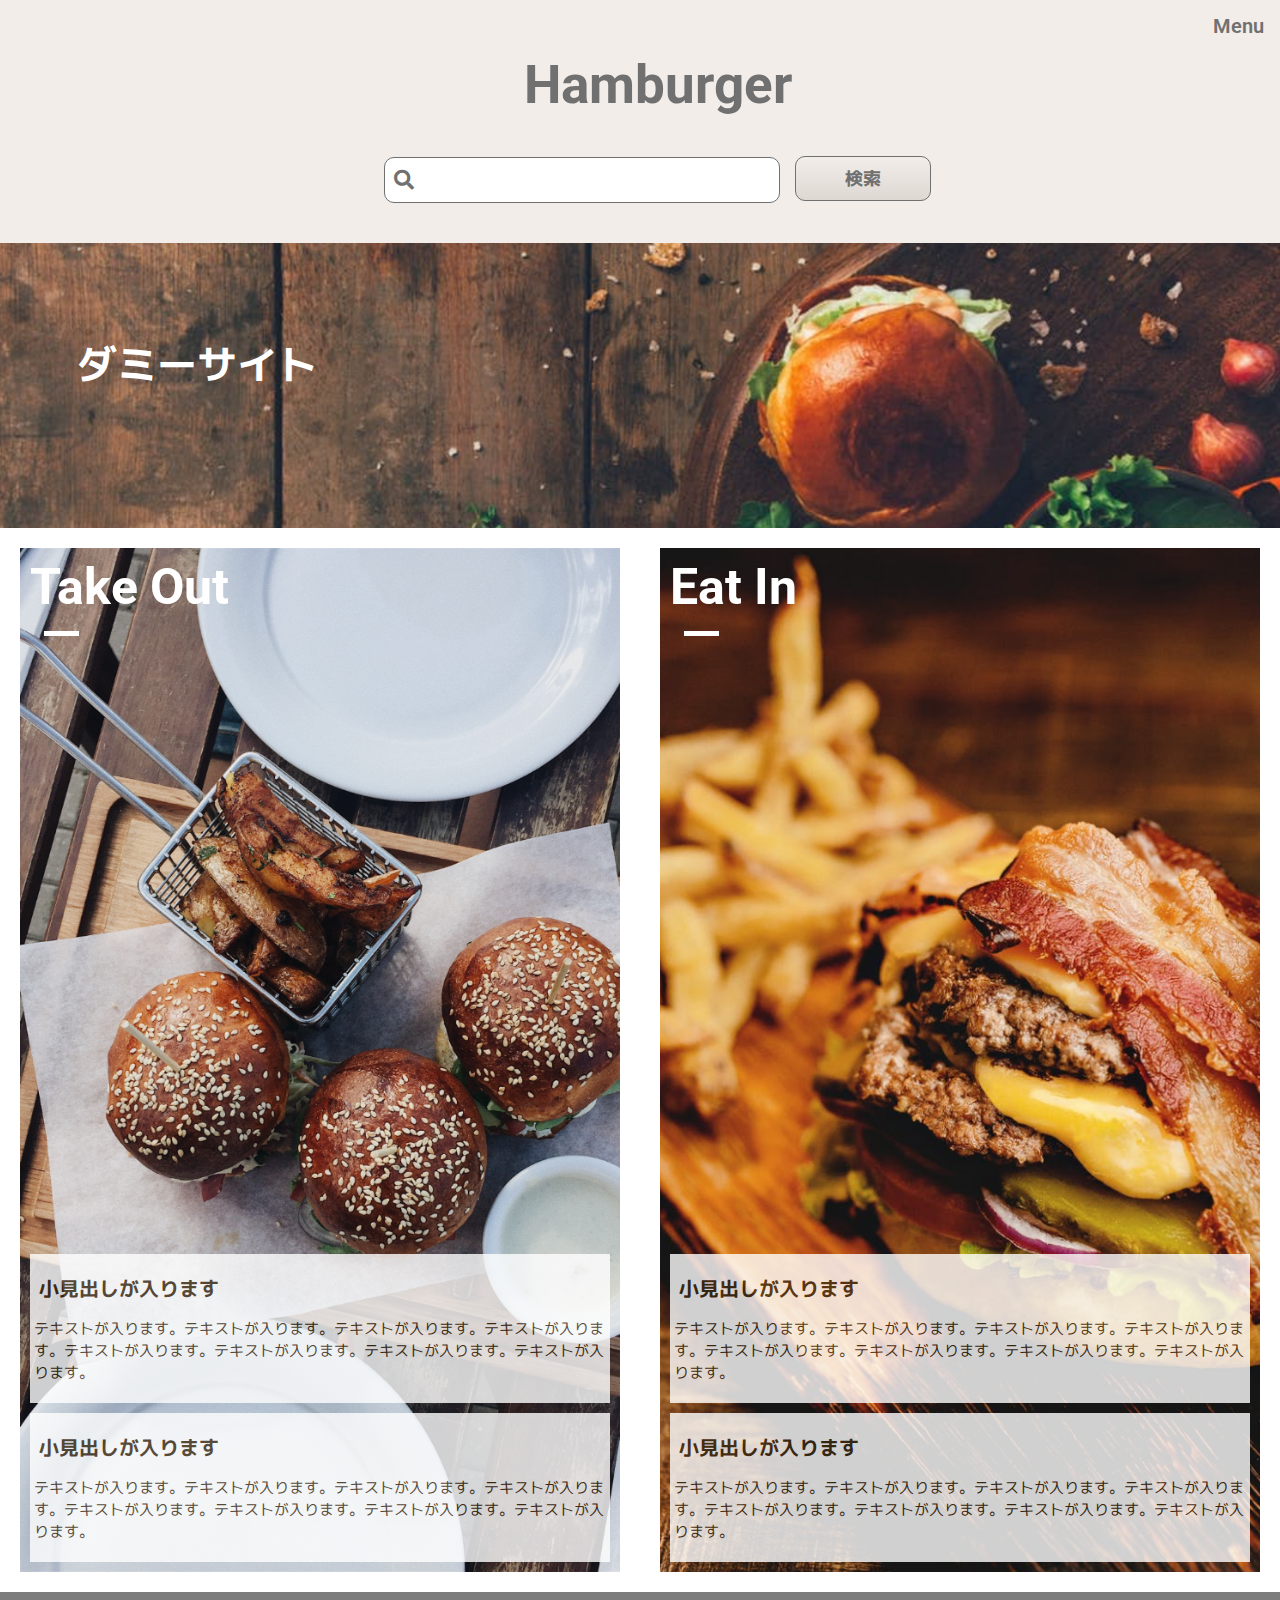
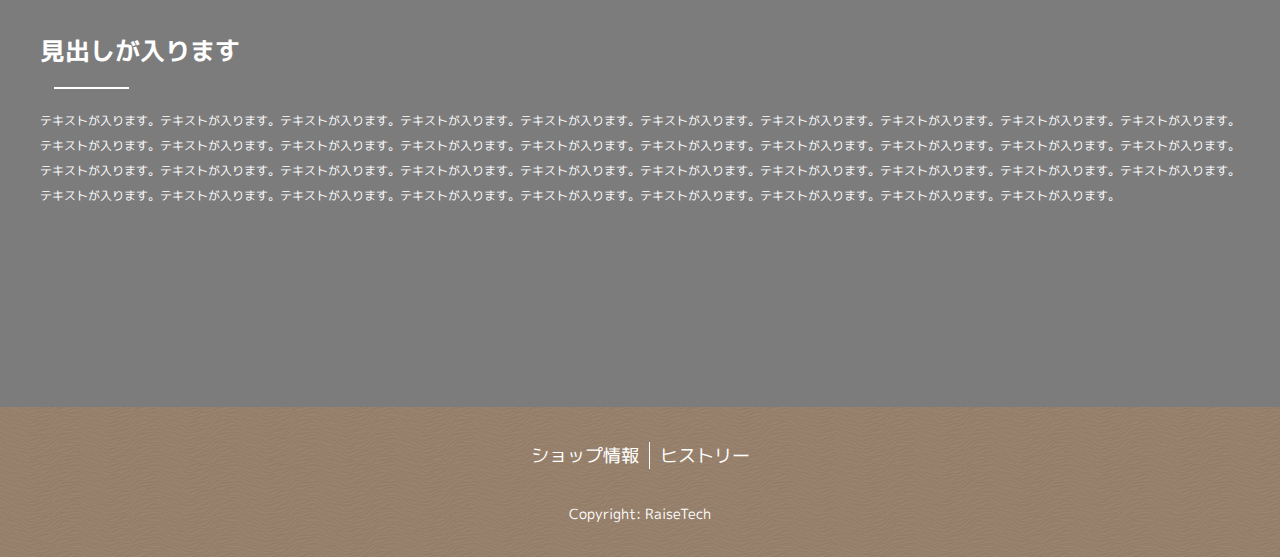
<file: index.html>
<!DOCTYPE html>
<html lang="ja">
<head>
    <meta charset="UTF-8">
    <meta http-equiv="X-UA-Compatible" content="IE=edge">
    <meta name="viewport" content="width=device-width, initial-scale=1.0">
    <link href="./css/ress.css" rel="stylesheet">
    <link href="./css/style.css" rel="stylesheet">
    <link rel="preconnect" href="https://fonts.gstatic.com">
    <link href="https://fonts.googleapis.com/css2?family=Roboto:wght@500&display=swap" rel="stylesheet">
    <link rel="preconnect" href="https://fonts.gstatic.com">
    <link href="https://fonts.googleapis.com/css2?family=M+PLUS+1p:wght@400;700&family=Roboto:wght@500&display=swap" rel="stylesheet">
    <link href="https://use.fontawesome.com/releases/v5.0.0/css/all.css" rel="stylesheet">
    <script src="https://ajax.googleapis.com/ajax/libs/jquery/3.4.1/jquery.min.js"></script>
    <title>Document</title>
</head>
<body>
    <div class="c-colum">
        <div class="l-colum-main">
            <header class="l-header p-header">
                <button class="p-header__nav-btn">Menu</button>
                <div class="l-header-top">
                    <h1 class="p-header-top__title">Hamburger</h1>
                    <form class="p-header-top__search">
                        <input type="search" name="search" for="search" class="font-awesome">
                        <i class="fas fa-search fa-2x"></i>
                        <input type="submit" name="submit" value="検索" id="search">
                    </form>                
                </div>
            </header>
            <main>
                <div class="l-visual c-visual c-visual--front">
                    <h2 class="c-visual__title">ダミーサイト</h2>
                </div>
                <article class="l-front-wrapper">
                    <ul class="l-service p-service">
                        <li class="p-service__inner">
                            <h2 class="c-front__title">Take Out</h2>
                            <div>
                                <dl class="p-service-card">
                                    <dt class="p-service-card__term">小見出しが入ります</dt>
                                    <dd class="p-service-card__desc">
                                        テキストが入ります。テキストが入ります。テキストが入ります。テキストが入ります。テキストが入ります。テキストが入ります。テキストが入ります。テキストが入ります。
                                    </dd>
                                </dl>
                                <dl class="p-service-card">
                                    <dt class="p-service-card__term">小見出しが入ります</dt>
                                    <dd class="p-service-card__desc">テキストが入ります。テキストが入ります。テキストが入ります。テキストが入ります。テキストが入ります。テキストが入ります。テキストが入ります。テキストが入ります。</dd>
                                </dl>
                            </div>
                        </li>
                        <li class="p-service__inner">
                            <h2 class="c-front__title">Eat In</h2>
                            <div>
                                <dl class="p-service-card">
                                    <dt class="p-service-card__term">小見出しが入ります</dt>
                                    <dd class="p-service-card__desc">テキストが入ります。テキストが入ります。テキストが入ります。テキストが入ります。テキストが入ります。テキストが入ります。テキストが入ります。テキストが入ります。</dd>
                                </dl>
                                <dl class="p-service-card">
                                    <dt class="p-service-card__term">小見出しが入ります</dt>
                                    <dd class="p-service-card__desc">テキストが入ります。テキストが入ります。テキストが入ります。テキストが入ります。テキストが入ります。テキストが入ります。テキストが入ります。テキストが入ります。</dd>
                                </dl>
                            </div>
                        </li>
                    </ul>
                    <seciton class="p-about">
                        <div class="p-about__wrapper">
                            <div class="p-about__map">
                                <iframe src="https://www.google.com/maps/embed?pb=!1m18!1m12!1m3!1d3241.787724907506!2d139.74293611465237!3d35.657601280199806!2m3!1f0!2f0!3f0!3m2!1i1024!2i768!4f13.1!3m3!1m2!1s0x601d86f1a0765113%3A0x7bdc203608f579ff!2z5p2x5LqsIOiKnSDjgajjgYbjgbXlsYvjgYbjgYvjgYQ!5e0!3m2!1sja!2sjp!4v1621291174138!5m2!1sja!2sjp" style="border:0;" allowfullscreen="" loading="lazy"></iframe>
                            </div>
                            <h2 class="c-front__title p-about__title">見出しが入ります</h2>
                            <p class="p-about__text">テキストが入ります。テキストが入ります。テキストが入ります。テキストが入ります。テキストが入ります。テキストが入ります。テキストが入ります。テキストが入ります。テキストが入ります。テキストが入ります。テキストが入ります。テキストが入ります。テキストが入ります。テキストが入ります。テキストが入ります。テキストが入ります。テキストが入ります。テキストが入ります。テキストが入ります。テキストが入ります。テキストが入ります。テキストが入ります。テキストが入ります。テキストが入ります。テキストが入ります。テキストが入ります。テキストが入ります。テキストが入ります。テキストが入ります。テキストが入ります。テキストが入ります。テキストが入ります。テキストが入ります。テキストが入ります。テキストが入ります。テキストが入ります。テキストが入ります。テキストが入ります。テキストが入ります。</p>
                        </div>
                        <div class="p-about__layer"></div>
                    </seciton>
                </article>
            </main>
        </div><!--l-colum-main-->
        <nav class="l-colum-nav p-nav">
            <button class="p-nav__btn">×</button>
            <h2 class=p-nav__title>Menu</h2>
            <dl class="c-nav__menu">
                <dt class="c-nav__menu-title">バーガー</dt>
                <dd class="c-nav__menu-item">ハンバーガー</dd>
                <dd class="c-nav__menu-item">チーズバーガー</dd>
                <dd class="c-nav__menu-item">テリヤキバーガー</dd>
                <dd class="c-nav__menu-item">アボカドバーガー</dd>
                <dd class="c-nav__menu-item">フィッシュバーガー</dd>
                <dd class="c-nav__menu-item">ベーコンバーガー</dd>
                <dd class="c-nav__menu-item">チキンバーガー</dd>
            </dl>
            <dl class="c-nav__menu">
                <dt class="c-nav__menu-title">サイド</dt>
                <dd class="c-nav__menu-item">ポテト</dd>
                <dd class="c-nav__menu-item">サラダ</dd>
                <dd class="c-nav__menu-item">ナゲット</dd>
                <dd class="c-nav__menu-item">コーン</dd>
            </dl>
            <dl class="c-nav__menu">
                <dt class="c-nav__menu-title">ドリンク</dt>
                <dd class="c-nav__menu-item">コーラ</dd>
                <dd class="c-nav__menu-item">ファンタ</dd>
                <dd class="c-nav__menu-item">オレンジ</dd>
                <dd class="c-nav__menu-item">アップル</dd>
            </dl>
        </nav>
    </div><!--l-colum-->
    <div class="p-nav__background"></div>
    <footer class="l-footer p-footer">
        <ul class="p-footer__category">
            <li><a href="#">ショップ情報</a></li>
            <li><a href="#">ヒストリー</a></li>
        </ul>
        <p class="p-footer__copy">Copyright: RaiseTech</p>
    </footer>
    <script src="script.js"></script>
</body>
</html>
</file>
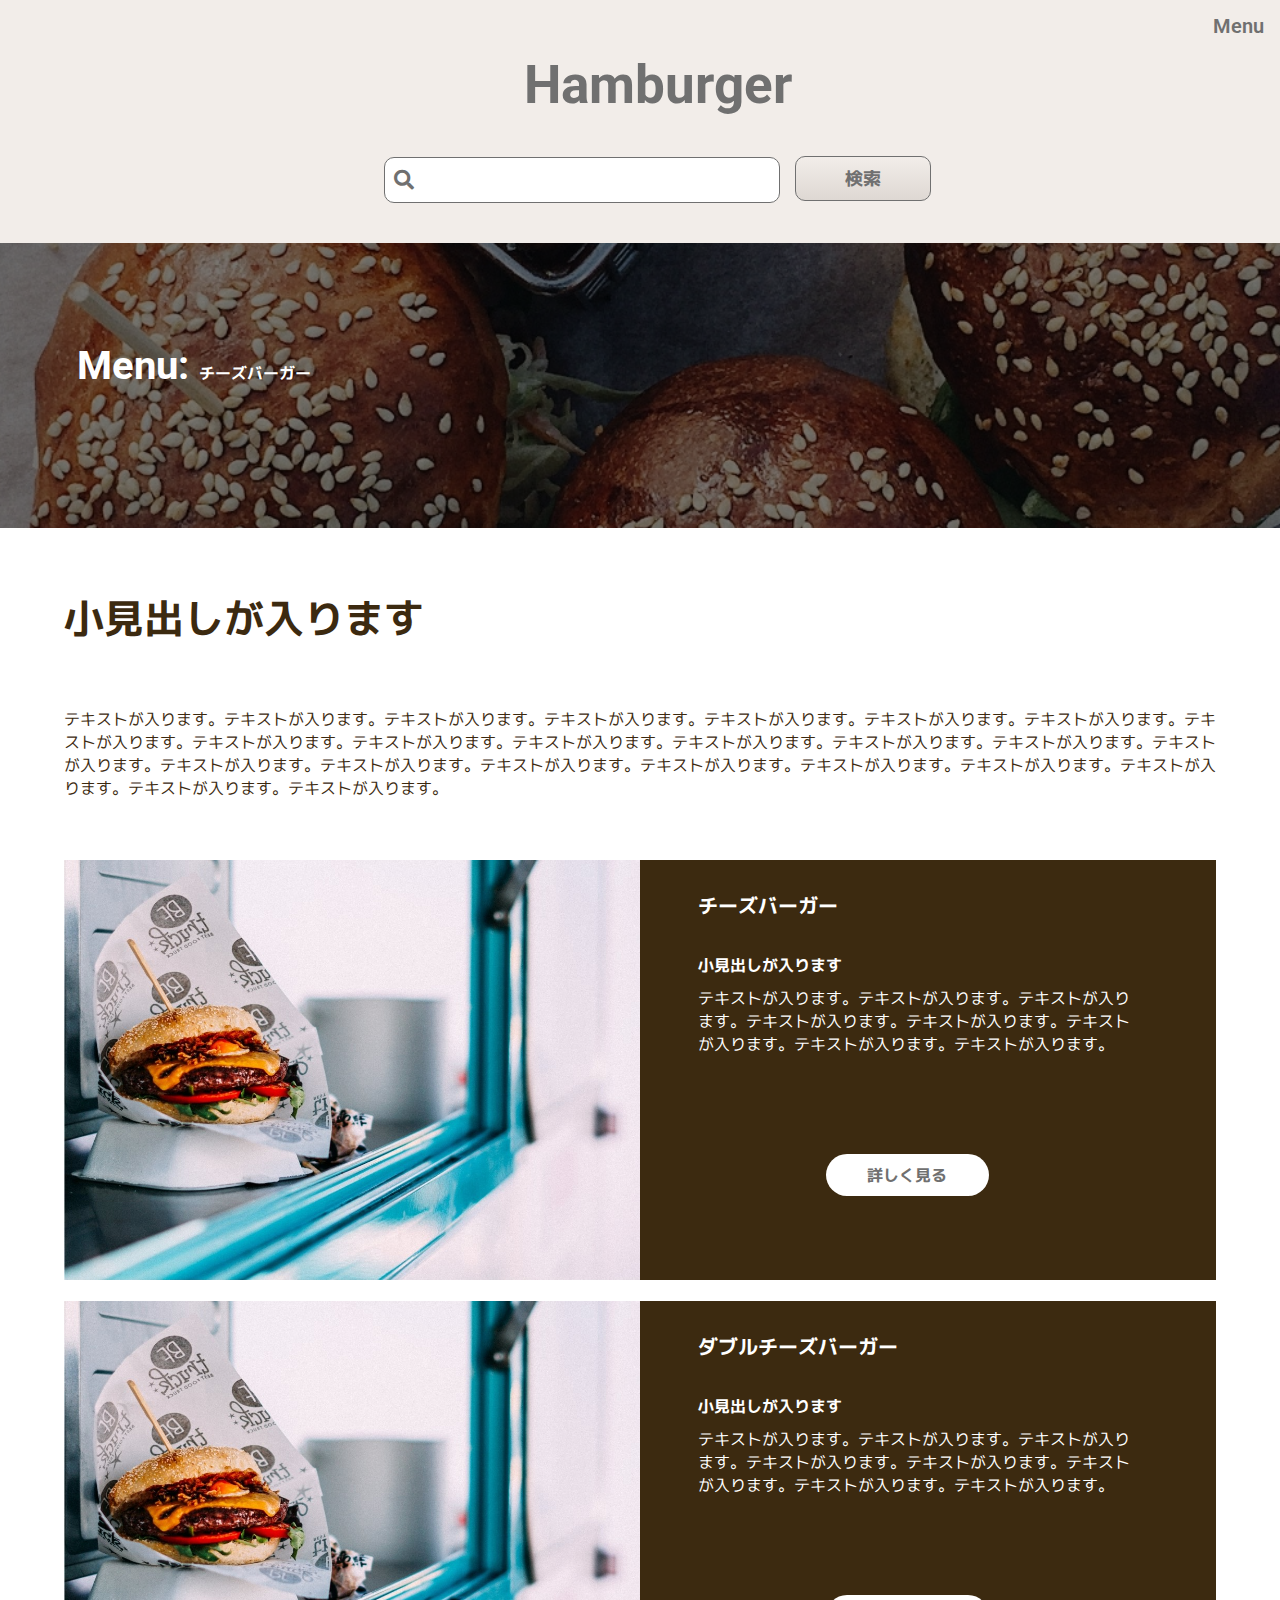
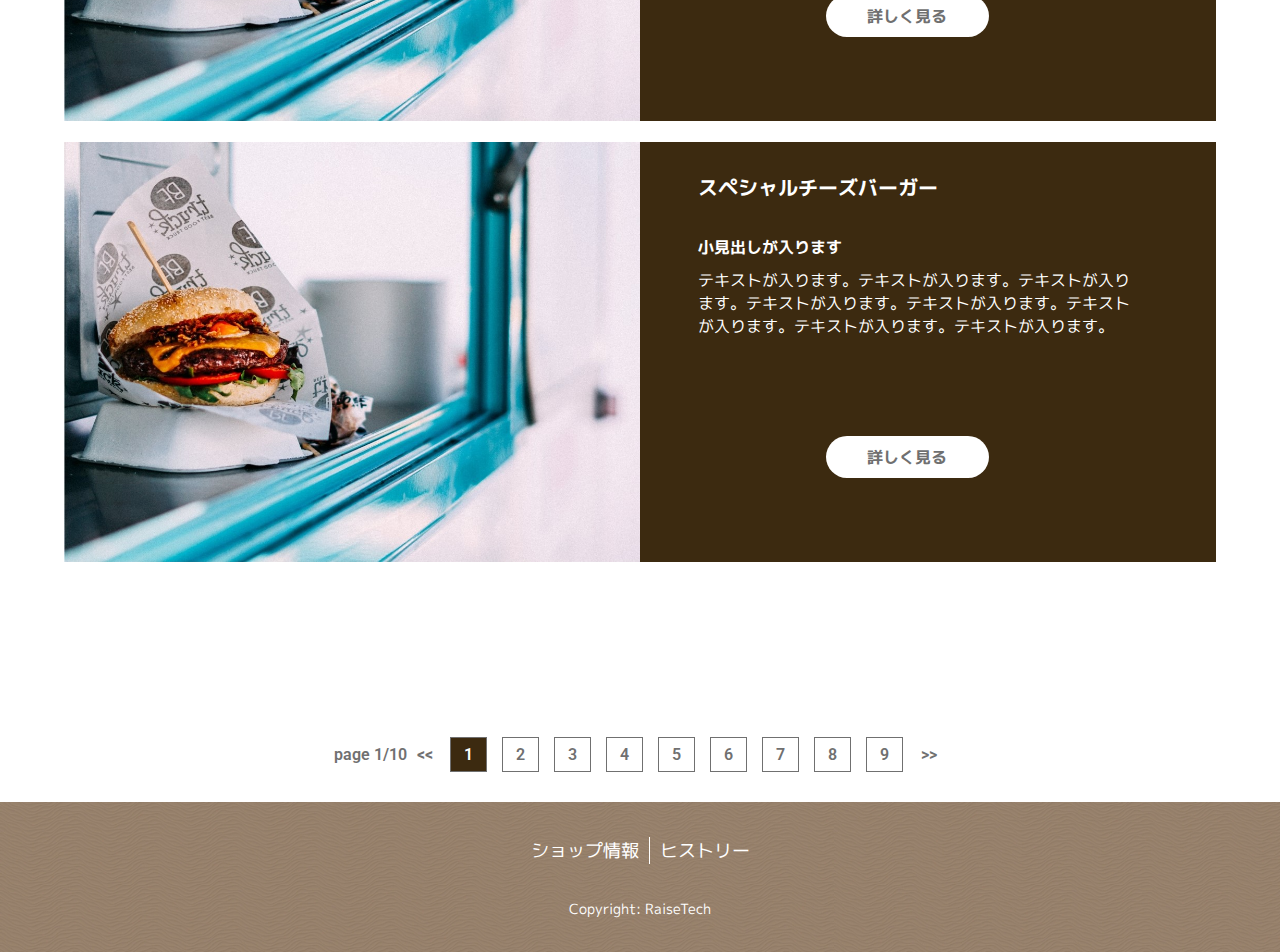
<file: archive.html>
<!DOCTYPE html>
<html lang="ja">
<head>
    <meta charset="UTF-8">
    <meta http-equiv="X-UA-Compatible" content="IE=edge">
    <meta name="viewport" content="width=device-width, initial-scale=1.0">
    <link href="./css/ress.css" rel="stylesheet">
    <link href="./css/style.css" rel="stylesheet">
    <link rel="preconnect" href="https://fonts.gstatic.com">
    <link href="https://fonts.googleapis.com/css2?family=M+PLUS+1p:wght@400;700&family=Roboto:wght@500&display=swap" rel="stylesheet">
    <link href="https://use.fontawesome.com/releases/v5.0.0/css/all.css" rel="stylesheet">
    <script src="https://ajax.googleapis.com/ajax/libs/jquery/3.4.1/jquery.min.js"></script>
    <title>Document</title>
</head>
<body>
    <div class="c-colum">
        <div class="l-colum-main">
            <header class="l-header p-header">
                <button class="p-header__nav-btn">Menu</button>
                <div class="l-header-top">
                    <h1 class="p-header-top__title">Hamburger</h1>
                    <form class="p-header-top__search">
                        <input type="search" name="search" for="search" class="font-awesome">
                        <i class="fas fa-search fa-2x"></i>
                        <input type="submit" name="submit" value="検索" id="search">
                    </form>                
                </div>
            </header>
            <main>
                <div class="l-visual l-visual--archive c-visual--archive">
                    <div class="c-visual__layer"></div>
                    <h2 class="c-visual__title">Menu:<br>
                        <span class="c-visual__text">チーズバーガー</span></h2>
                </div>
                <article class="l-archive-wrapper">
                    <h2 class="c-common__title c-common__title--xl">小見出しが入ります</h2>
                    <p class="c-common__text">テキストが入ります。テキストが入ります。テキストが入ります。テキストが入ります。テキストが入ります。テキストが入ります。テキストが入ります。テキストが入ります。テキストが入ります。テキストが入ります。テキストが入ります。テキストが入ります。テキストが入ります。テキストが入ります。テキストが入ります。テキストが入ります。テキストが入ります。テキストが入ります。テキストが入ります。テキストが入ります。テキストが入ります。テキストが入ります。テキストが入ります。テキストが入ります。</p>
                    <ul class="l-archive-list">
                        <li class="c-archive-card">
                            <img class="c-archive-card__visual" src="./img/group32.jpg">
                                <div class="c-archive-card__wrapper">
                                    <h3 class="c-common__title c-common__title--white">チーズバーガー</h3>
                                    <dl class="c-archive-card__desc">
                                        <dt class="c-common__text c-common__text--white-bold">小見出しが入ります</dt>
                                        <dd class="c-common__text c-common__text--white">テキストが入ります。テキストが入ります。テキストが入ります。テキストが入ります。テキストが入ります。テキストが入ります。テキストが入ります。テキストが入ります。</dd>
                                    </dl>
                                    <button class="c-archive-card__btn">詳しく見る</button>
                               </div>
                        </li>
                        <li class="c-archive-card">
                            <img class="c-archive-card__visual" src="./img/group32.jpg">
                            <div class="c-archive-card__wrapper">
                                <h3 class="c-common__title c-common__title--white">ダブルチーズバーガー</h3>
                                <dl class="c-archive-card__text">
                                    <dt class="c-common__text c-common__text--white-bold">小見出しが入ります</dt>
                                    <dd class="c-common__text c-common__text--white">テキストが入ります。テキストが入ります。テキストが入ります。テキストが入ります。テキストが入ります。テキストが入ります。テキストが入ります。テキストが入ります。</dd>
                                </dl>
                                <button class="c-archive-card__btn">詳しく見る</button>
                            </div>
                        </li>
                        <li class="c-archive-card">
                            <img class="c-archive-card__visual" src="./img/group32.jpg">
                            <div class="c-archive-card__wrapper">
                                <h3 class="c-common__title c-common__title--white">スペシャルチーズバーガー</h3>
                                <dl class="c-archive-card__text">
                                    <dt class="c-common__text c-common__text--white-bold">小見出しが入ります</dt>
                                    <dd class="c-common__text c-common__text--white">テキストが入ります。テキストが入ります。テキストが入ります。テキストが入ります。テキストが入ります。テキストが入ります。テキストが入ります。テキストが入ります。</dd>
                                </dl>
                                <button class="c-archive-card__btn">詳しく見る</button>
                            </div>
                        </li>
                    </ul>
                </article>
                <ul class="p-pagenation">
                    <li class="p-pagenation__current-text">page 1/10</li>
                    <li>
                        <a class="p-pagenation__prev">
                            <<
                            <span class="p-pagenation__prev-text">前へ</span>
                        </a>
                    </li>
                    <li>
                        <ol class="p-pagenation-list">
                            <li><a class="p-pagenation-list__item p-pagenation-list__item--current">1</a></li>
                            <li><a class="p-pagenation-list__item">2</a></li>
                            <li><a class="p-pagenation-list__item">3</a></li>
                            <li><a class="p-pagenation-list__item">4</a></li>
                            <li><a class="p-pagenation-list__item">5</a></li>
                            <li><a class="p-pagenation-list__item">6</a></li>
                            <li><a class="p-pagenation-list__item">7</a></li>
                            <li><a class="p-pagenation-list__item">8</a></li>
                            <li><a class="p-pagenation-list__item">9</a></li>
                        </ol>
                    </li>
                    <li>
                        <a class="p-pagenation__next">
                            <span class="p-pagenation__next-text">次へ</span>
                            >>
                        </a>
                    </li>
                </ul>
            </main>
        </div><!--l-colum-main-->
        <nav class="l-colum-nav p-nav">
            <button class="p-nav__btn">×</button>
            <h2 class=p-nav__title>Menu</h2>
            <dl class="c-nav__menu">
                <dt class="c-nav__menu-title">バーガー</dt>
                <dd class="c-nav__menu-item">ハンバーガー</dd>
                <dd class="c-nav__menu-item">チーズバーガー</dd>
                <dd class="c-nav__menu-item">テリヤキバーガー</dd>
                <dd class="c-nav__menu-item">アボカドバーガー</dd>
                <dd class="c-nav__menu-item">フィッシュバーガー</dd>
                <dd class="c-nav__menu-item">ベーコンバーガー</dd>
                <dd class="c-nav__menu-item">チキンバーガー</dd>
            </dl>
            <dl class="c-nav__menu">
                <dt class="c-nav__menu-title">サイド</dt>
                <dd class="c-nav__menu-item">ポテト</dd>
                <dd class="c-nav__menu-item">サラダ</dd>
                <dd class="c-nav__menu-item">ナゲット</dd>
                <dd class="c-nav__menu-item">コーン</dd>
            </dl>
            <dl class="c-nav__menu">
                <dt class="c-nav__menu-title">ドリンク</dt>
                <dd class="c-nav__menu-item">コーラ</dd>
                <dd class="c-nav__menu-item">ファンタ</dd>
                <dd class="c-nav__menu-item">オレンジ</dd>
                <dd class="c-nav__menu-item">アップル</dd>
                <dd class="c-nav__menu-item">紅茶（Ice/Hot）</dd>
                <dd class="c-nav__menu-item">コーヒー（Ice/Hot）</dd>
            </dl>
        </nav>
    </div><!--l-colum-->
    <div class="p-nav__background"></div>
    <footer class="l-footer p-footer">
        <ul class="p-footer__category">
            <li><a href="#">ショップ情報</a></li>
            <li><a href="#">ヒストリー</a></li>
        </ul>
        <p class="p-footer__copy">Copyright: RaiseTech</p>
    </footer>
    <script src="script.js"></script>
</body>
</html>

</body>
</file>
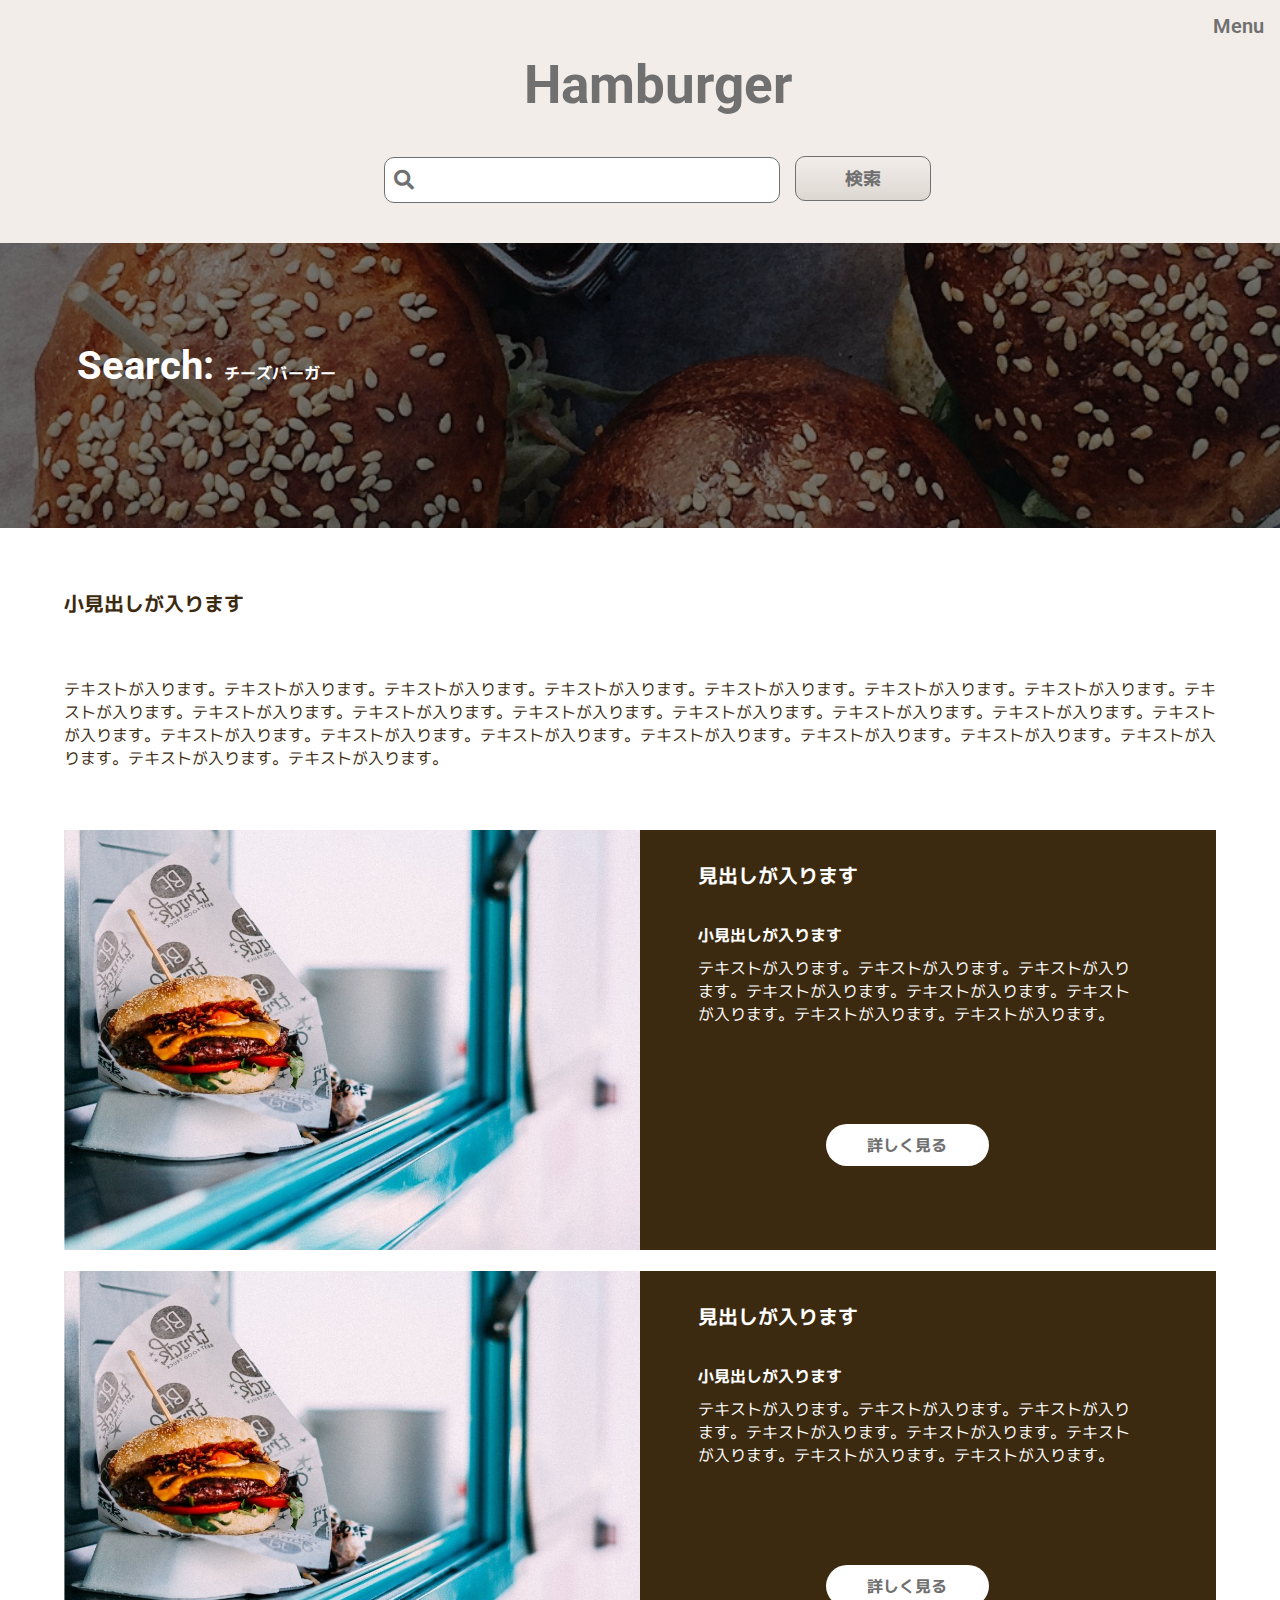
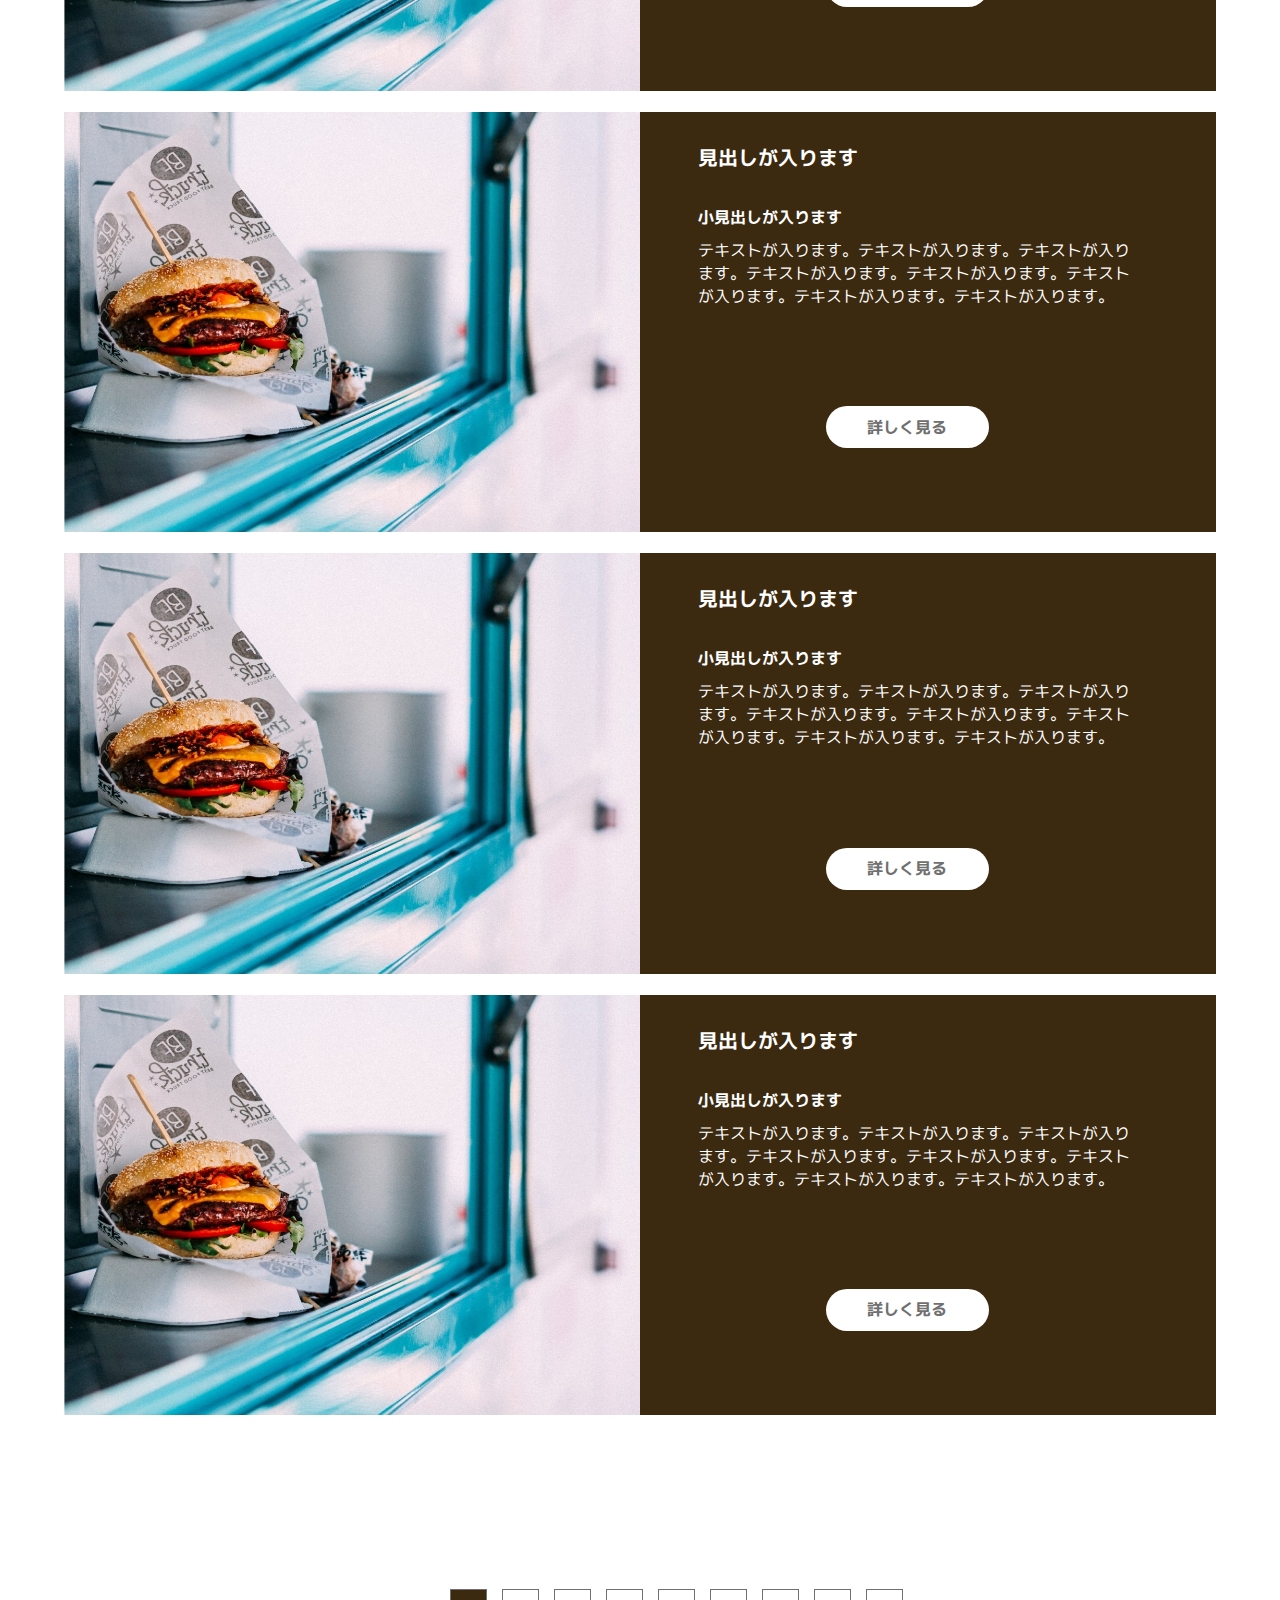
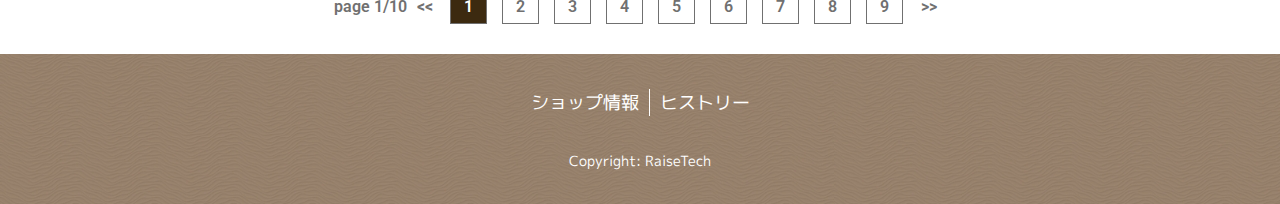
<file: arichive_search.html>
<!DOCTYPE html>
<html lang="ja">
<head>
    <meta charset="UTF-8">
    <meta http-equiv="X-UA-Compatible" content="IE=edge">
    <meta name="viewport" content="width=device-width, initial-scale=1.0">
    <link href="./css/ress.css" rel="stylesheet">
    <link href="./css/style.css" rel="stylesheet">
    <link rel="preconnect" href="https://fonts.gstatic.com">
    <link href="https://fonts.googleapis.com/css2?family=Roboto:wght@500&display=swap" rel="stylesheet">
    <link rel="preconnect" href="https://fonts.gstatic.com">
    <link href="https://fonts.googleapis.com/css2?family=M+PLUS+1p:wght@400;700&family=Roboto:wght@500&display=swap" rel="stylesheet">
    <link href="https://use.fontawesome.com/releases/v5.0.0/css/all.css" rel="stylesheet">
    <script src="https://ajax.googleapis.com/ajax/libs/jquery/3.4.1/jquery.min.js"></script>
    <title>Document</title>
</head>
<body>
    <div class="c-colum">
        <div class="l-colum-main">
            <header class="l-header p-header">
                <button class="p-header__nav-btn">Menu</button>
                <div class="l-header-top">
                    <h1 class="p-header-top__title">Hamburger</h1>
                    <form class="p-header-top__search">
                        <input type="search" name="search" for="search" class="font-awesome">
                        <i class="fas fa-search fa-2x"></i>
                        <input type="submit" name="submit" value="検索" id="search">
                    </form>                
                </div>
            </header>
            <main>
                <div class="l-visual l-visual--archive c-visual--archive">
                    <div class="c-visual__layer"></div>
                    <h2 class="c-visual__title">Search:<br>
                        <span class="c-visual__text">チーズバーガー</span></h2>
                </div>
                <article class="l-archive-wrapper">
                    <h2 class="c-common__title">小見出しが入ります</h2>
                    <p class="c-common__text">テキストが入ります。テキストが入ります。テキストが入ります。テキストが入ります。テキストが入ります。テキストが入ります。テキストが入ります。テキストが入ります。テキストが入ります。テキストが入ります。テキストが入ります。テキストが入ります。テキストが入ります。テキストが入ります。テキストが入ります。テキストが入ります。テキストが入ります。テキストが入ります。テキストが入ります。テキストが入ります。テキストが入ります。テキストが入ります。テキストが入ります。テキストが入ります。</p>
                    <ul class="l-archive-list">
                        <li class="c-archive-card">
                            <img class="c-archive-card__visual" src="./img/group32.jpg">
                                <div class="c-archive-card__wrapper">
                                    <h3 class="c-common__title c-common__title--white">見出しが入ります</h3>
                                    <dl class="c-archive-card__desc">
                                        <dt class="c-common__text c-common__text--white-bold">小見出しが入ります</dt>
                                        <dd class="c-common__text c-common__text--white">テキストが入ります。テキストが入ります。テキストが入ります。テキストが入ります。テキストが入ります。テキストが入ります。テキストが入ります。テキストが入ります。</dd>
                                    </dl>
                                    <button class="c-archive-card__btn">詳しく見る</button>
                               </div>
                        </li>
                        <li class="c-archive-card">
                            <img class="c-archive-card__visual" src="./img/group32.jpg">
                            <div class="c-archive-card__wrapper">
                                <h3 class="c-common__title c-common__title--white">見出しが入ります</h3>
                                <dl class="c-archive-card__text">
                                    <dt class="c-common__text c-common__text--white-bold">小見出しが入ります</dt>
                                    <dd class="c-common__text c-common__text--white">テキストが入ります。テキストが入ります。テキストが入ります。テキストが入ります。テキストが入ります。テキストが入ります。テキストが入ります。テキストが入ります。</dd>
                                </dl>
                                <button class="c-archive-card__btn">詳しく見る</button>
                            </div>
                        </li>
                        <li class="c-archive-card">
                            <img class="c-archive-card__visual" src="./img/group32.jpg">
                            <div class="c-archive-card__wrapper">
                                <h3 class="c-common__title c-common__title--white">見出しが入ります</h3>
                                <dl class="c-archive-card__text">
                                    <dt class="c-common__text c-common__text--white-bold">小見出しが入ります</dt>
                                    <dd class="c-common__text c-common__text--white">テキストが入ります。テキストが入ります。テキストが入ります。テキストが入ります。テキストが入ります。テキストが入ります。テキストが入ります。テキストが入ります。</dd>
                                </dl>
                                <button class="c-archive-card__btn">詳しく見る</button>
                            </div>
                        </li>
                        <li class="c-archive-card">
                            <img class="c-archive-card__visual" src="./img/group32.jpg">
                            <div class="c-archive-card__wrapper">
                                <h3 class="c-common__title c-common__title--white">見出しが入ります</h3>
                                <dl class="c-archive-card__text">
                                    <dt class="c-common__text c-common__text--white-bold">小見出しが入ります</dt>
                                    <dd class="c-common__text c-common__text--white">テキストが入ります。テキストが入ります。テキストが入ります。テキストが入ります。テキストが入ります。テキストが入ります。テキストが入ります。テキストが入ります。</dd>
                                </dl>
                                <button class="c-archive-card__btn">詳しく見る</button>
                            </div>
                        </li>
                        <li class="c-archive-card">
                            <img class="c-archive-card__visual" src="./img/group32.jpg">
                            <div class="c-archive-card__wrapper">
                                <h3 class="c-common__title c-common__title--white">見出しが入ります</h3>
                                <dl class="c-archive-card__text">
                                    <dt class="c-common__text c-common__text--white-bold">小見出しが入ります</dt>
                                    <dd class="c-common__text c-common__text--white">テキストが入ります。テキストが入ります。テキストが入ります。テキストが入ります。テキストが入ります。テキストが入ります。テキストが入ります。テキストが入ります。</dd>
                                </dl>
                                <button class="c-archive-card__btn">詳しく見る</button>
                            </div>
                        </li>
                    </ul>
                </article>
                <ul class="p-pagenation">
                    <li class="p-pagenation__current-text">page 1/10</li>
                    <li>
                        <a class="p-pagenation__prev">
                            <<
                            <span class="p-pagenation__prev-text">前へ</span>
                        </a>
                    </li>
                    <li>
                        <ol class="p-pagenation-list">
                            <li><a class="p-pagenation-list__item p-pagenation-list__item--current">1</a></li>
                            <li><a class="p-pagenation-list__item">2</a></li>
                            <li><a class="p-pagenation-list__item">3</a></li>
                            <li><a class="p-pagenation-list__item">4</a></li>
                            <li><a class="p-pagenation-list__item">5</a></li>
                            <li><a class="p-pagenation-list__item">6</a></li>
                            <li><a class="p-pagenation-list__item">7</a></li>
                            <li><a class="p-pagenation-list__item">8</a></li>
                            <li><a class="p-pagenation-list__item">9</a></li>
                        </ol>
                    </li>
                    <li>
                        <a class="p-pagenation__next">
                            <span class="p-pagenation__next-text">次へ</span>
                            >>
                        </a>
                    </li>
                </ul>
            </main>
        </div><!--l-colum-main-->
        <nav class="l-colum-nav p-nav">
            <button class="p-nav__btn">×</button>
            <h2 class=p-nav__title>Menu</h2>
            <dl class="c-nav__menu">
                <dt class="c-nav__menu-title">バーガー</dt>
                <dd class="c-nav__menu-item">ハンバーガー</dd>
                <dd class="c-nav__menu-item">チーズバーガー</dd>
                <dd class="c-nav__menu-item">テリヤキバーガー</dd>
                <dd class="c-nav__menu-item">アボカドバーガー</dd>
                <dd class="c-nav__menu-item">フィッシュバーガー</dd>
                <dd class="c-nav__menu-item">ベーコンバーガー</dd>
                <dd class="c-nav__menu-item">チキンバーガー</dd>
            </dl>
            <dl class="c-nav__menu">
                <dt class="c-nav__menu-title">サイド</dt>
                <dd class="c-nav__menu-item">ポテト</dd>
                <dd class="c-nav__menu-item">サラダ</dd>
                <dd class="c-nav__menu-item">ナゲット</dd>
                <dd class="c-nav__menu-item">コーン</dd>
            </dl>
            <dl class="c-nav__menu">
                <dt class="c-nav__menu-title">ドリンク</dt>
                <dd class="c-nav__menu-item">コーラ</dd>
                <dd class="c-nav__menu-item">ファンタ</dd>
                <dd class="c-nav__menu-item">オレンジ</dd>
                <dd class="c-nav__menu-item">アップル</dd>
            </dl>
        </nav>
    </div><!--l-colum-->
    <div class="p-nav__background"></div>
    <footer class="l-footer p-footer">
        <ul class="p-footer__category">
            <li><a href="#">ショップ情報</a></li>
            <li><a href="#">ヒストリー</a></li>
        </ul>
        <p class="p-footer__copy">Copyright: RaiseTech</p>
    </footer>
    <script src="script.js"></script>
</body>
</html>

</body>
</file>
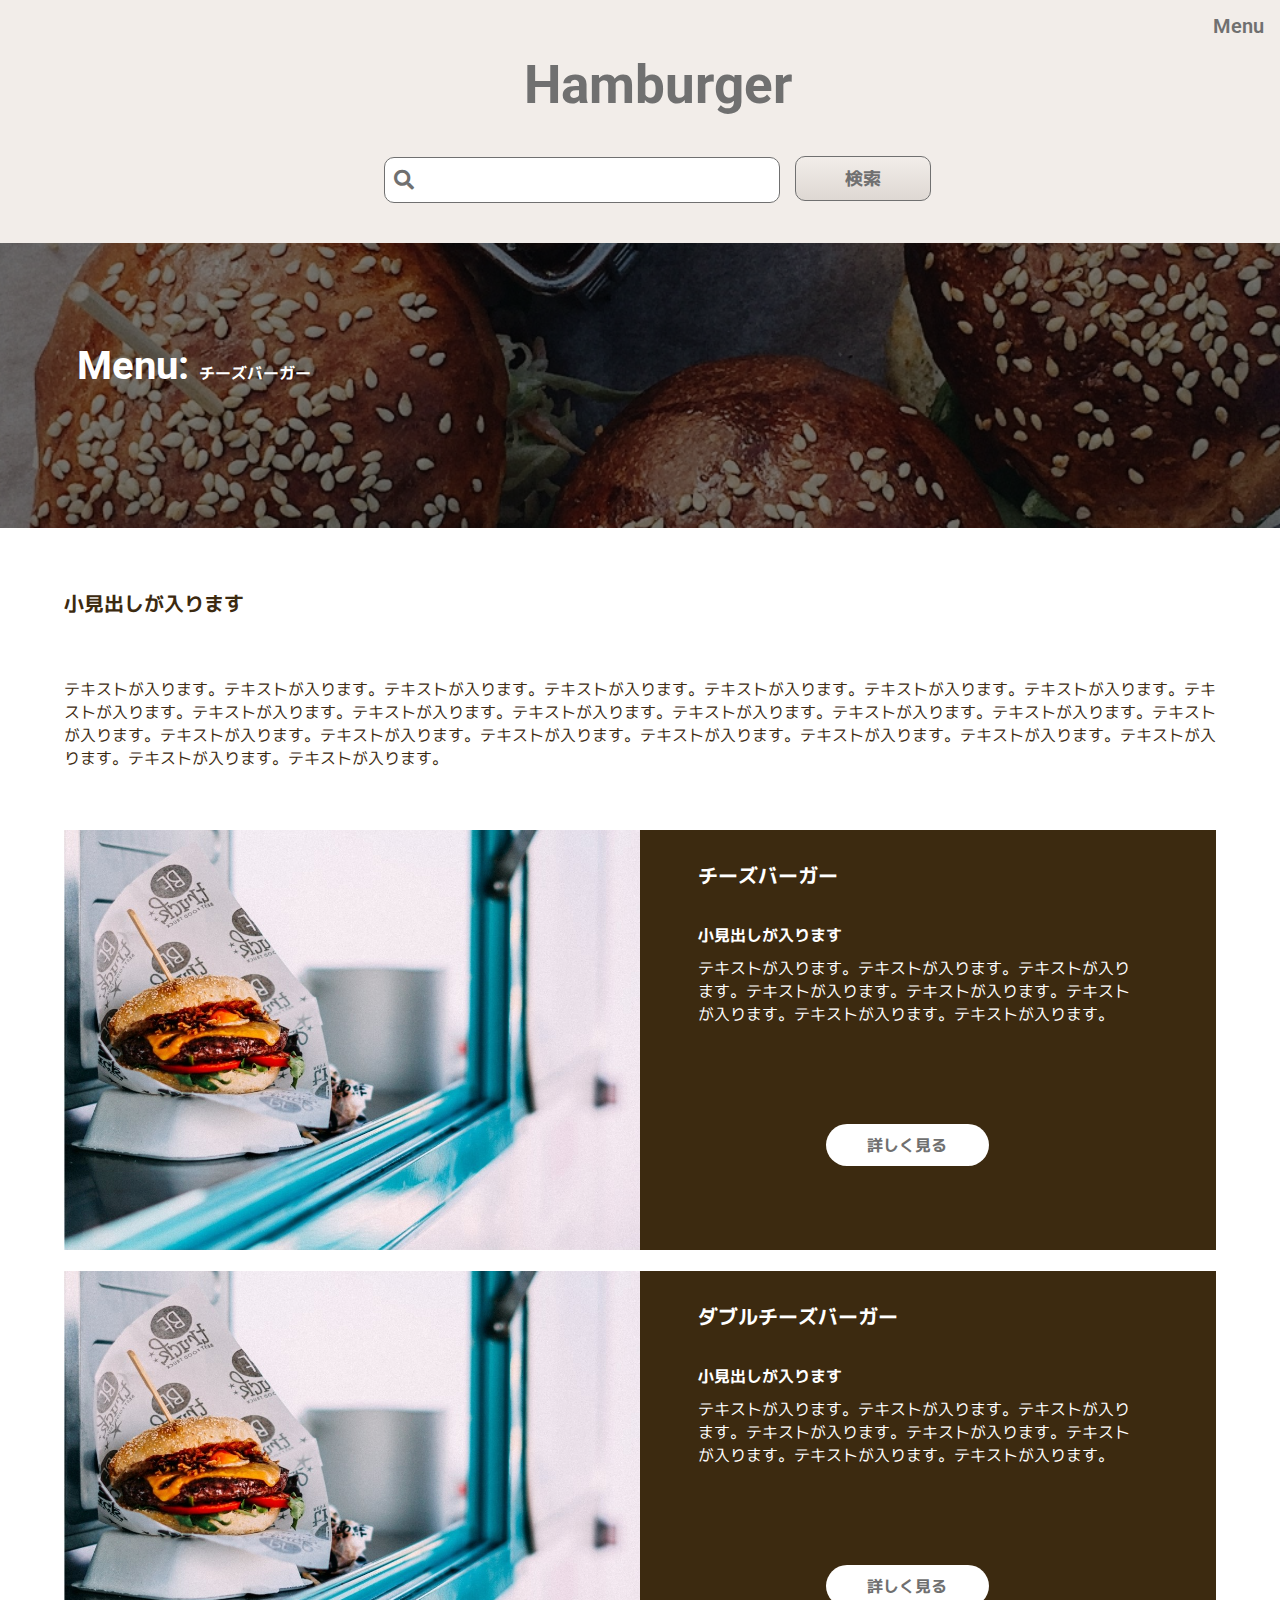
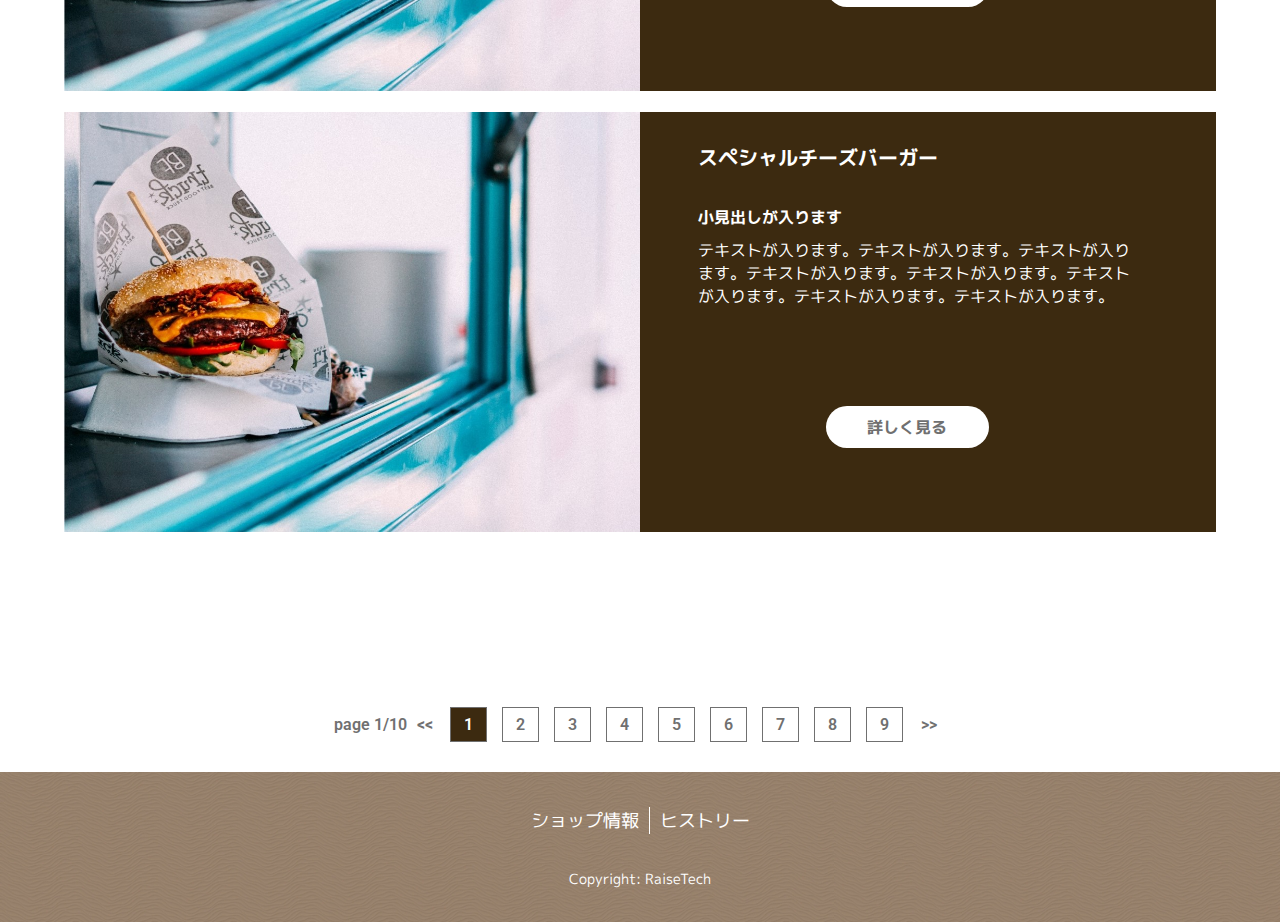
<file: menu.html>
<!DOCTYPE html>
<html lang="ja">
<head>
    <meta charset="UTF-8">
    <meta http-equiv="X-UA-Compatible" content="IE=edge">
    <meta name="viewport" content="width=device-width, initial-scale=1.0">
    <link href="./css/ress.css" rel="stylesheet">
    <link href="./css/style.css" rel="stylesheet">
    <link rel="preconnect" href="https://fonts.gstatic.com">
    <link href="https://fonts.googleapis.com/css2?family=Roboto:wght@500&display=swap" rel="stylesheet">
    <link rel="preconnect" href="https://fonts.gstatic.com">
    <link href="https://fonts.googleapis.com/css2?family=M+PLUS+1p:wght@400;700&family=Roboto:wght@500&display=swap" rel="stylesheet">
    <link href="https://use.fontawesome.com/releases/v5.0.0/css/all.css" rel="stylesheet">
    <script src="https://ajax.googleapis.com/ajax/libs/jquery/3.4.1/jquery.min.js"></script>
    <title>Document</title>
</head>
<body>
    <div class="c-colum">
        <div class="l-colum-main">
            <header class="l-header p-header">
                <button class="p-header__nav-btn">Menu</button>
                <div class="l-header-top">
                    <h1 class="p-header-top__title">Hamburger</h1>
                    <form class="p-header-top__search">
                        <input type="search" name="search" for="search" class="font-awesome">
                        <i class="fas fa-search fa-2x"></i>
                        <input type="submit" name="submit" value="検索" id="search">
                    </form>                
                </div>
            </header>
            <main>
                <div class="l-visual l-visual--archive c-visual--archive">
                    <div class="c-visual__layer"></div>
                    <h2 class="c-visual__title">Menu:<br>
                        <span class="c-visual__text">チーズバーガー</span></h2>
                </div>
                <article class="l-archive-wrapper">
                    <h2 class="c-common__title">小見出しが入ります</h2>
                    <p class="c-common__text">テキストが入ります。テキストが入ります。テキストが入ります。テキストが入ります。テキストが入ります。テキストが入ります。テキストが入ります。テキストが入ります。テキストが入ります。テキストが入ります。テキストが入ります。テキストが入ります。テキストが入ります。テキストが入ります。テキストが入ります。テキストが入ります。テキストが入ります。テキストが入ります。テキストが入ります。テキストが入ります。テキストが入ります。テキストが入ります。テキストが入ります。テキストが入ります。</p>
                    <ul class="l-archive-list">
                        <li class="c-archive-card">
                            <img class="c-archive-card__visual" src="./img/group32.jpg">
                                <div class="c-archive-card__wrapper">
                                    <h3 class="c-common__title c-common__title--white">チーズバーガー</h3>
                                    <dl class="c-archive-card__desc">
                                        <dt class="c-common__text c-common__text--white-bold">小見出しが入ります</dt>
                                        <dd class="c-common__text c-common__text--white">テキストが入ります。テキストが入ります。テキストが入ります。テキストが入ります。テキストが入ります。テキストが入ります。テキストが入ります。テキストが入ります。</dd>
                                    </dl>
                                    <button class="c-archive-card__btn">詳しく見る</button>
                               </div>
                        </li>
                        <li class="c-archive-card">
                            <img class="c-archive-card__visual" src="./img/group32.jpg">
                            <div class="c-archive-card__wrapper">
                                <h3 class="c-common__title c-common__title--white">ダブルチーズバーガー</h3>
                                <dl class="c-archive-card__text">
                                    <dt class="c-common__text c-common__text--white-bold">小見出しが入ります</dt>
                                    <dd class="c-common__text c-common__text--white">テキストが入ります。テキストが入ります。テキストが入ります。テキストが入ります。テキストが入ります。テキストが入ります。テキストが入ります。テキストが入ります。</dd>
                                </dl>
                                <button class="c-archive-card__btn">詳しく見る</button>
                            </div>
                        </li>
                        <li class="c-archive-card">
                            <img class="c-archive-card__visual" src="./img/group32.jpg">
                            <div class="c-archive-card__wrapper">
                                <h3 class="c-common__title c-common__title--white">スペシャルチーズバーガー</h3>
                                <dl class="c-archive-card__text">
                                    <dt class="c-common__text c-common__text--white-bold">小見出しが入ります</dt>
                                    <dd class="c-common__text c-common__text--white">テキストが入ります。テキストが入ります。テキストが入ります。テキストが入ります。テキストが入ります。テキストが入ります。テキストが入ります。テキストが入ります。</dd>
                                </dl>
                                <button class="c-archive-card__btn">詳しく見る</button>
                            </div>
                        </li>
                    </ul>
                </article>
                <ul class="p-pagenation">
                    <li class="p-pagenation__current-text">page 1/10</li>
                    <li>
                        <a class="p-pagenation__prev">
                            <<
                            <span class="p-pagenation__prev-text">前へ</span>
                        </a>
                    </li>
                    <li>
                        <ol class="p-pagenation-list">
                            <li><a class="p-pagenation-list__item p-pagenation-list__item--current">1</a></li>
                            <li><a class="p-pagenation-list__item">2</a></li>
                            <li><a class="p-pagenation-list__item">3</a></li>
                            <li><a class="p-pagenation-list__item">4</a></li>
                            <li><a class="p-pagenation-list__item">5</a></li>
                            <li><a class="p-pagenation-list__item">6</a></li>
                            <li><a class="p-pagenation-list__item">7</a></li>
                            <li><a class="p-pagenation-list__item">8</a></li>
                            <li><a class="p-pagenation-list__item">9</a></li>
                        </ol>
                    </li>
                    <li>
                        <a class="p-pagenation__next">
                            <span class="p-pagenation__next-text">次へ</span>
                            >>
                        </a>
                    </li>
                </ul>
            </main>
        </div><!--l-colum-main-->
        <nav class="l-colum-nav p-nav">
            <button class="p-nav__btn">×</button>
            <h2 class=p-nav__title>Menu</h2>
            <dl class="c-nav__menu">
                <dt class="c-nav__menu-title">バーガー</dt>
                <dd class="c-nav__menu-item">ハンバーガー</dd>
                <dd class="c-nav__menu-item">チーズバーガー</dd>
                <dd class="c-nav__menu-item">テリヤキバーガー</dd>
                <dd class="c-nav__menu-item">アボカドバーガー</dd>
                <dd class="c-nav__menu-item">フィッシュバーガー</dd>
                <dd class="c-nav__menu-item">ベーコンバーガー</dd>
                <dd class="c-nav__menu-item">チキンバーガー</dd>
            </dl>
            <dl class="c-nav__menu">
                <dt class="c-nav__menu-title">サイド</dt>
                <dd class="c-nav__menu-item">ポテト</dd>
                <dd class="c-nav__menu-item">サラダ</dd>
                <dd class="c-nav__menu-item">ナゲット</dd>
                <dd class="c-nav__menu-item">コーン</dd>
            </dl>
            <dl class="c-nav__menu">
                <dt class="c-nav__menu-title">ドリンク</dt>
                <dd class="c-nav__menu-item">コーラ</dd>
                <dd class="c-nav__menu-item">ファンタ</dd>
                <dd class="c-nav__menu-item">オレンジ</dd>
                <dd class="c-nav__menu-item">アップル</dd>
            </dl>
        </nav>
    </div><!--l-colum-->
    <div class="p-nav__background"></div>
    <footer class="l-footer p-footer">
        <ul class="p-footer__category">
            <li><a href="#">ショップ情報</a></li>
            <li><a href="#">ヒストリー</a></li>
        </ul>
        <p class="p-footer__copy">Copyright: RaiseTech</p>
    </footer>
    <script src="script.js"></script>
</body>
</html>

</body>
</file>
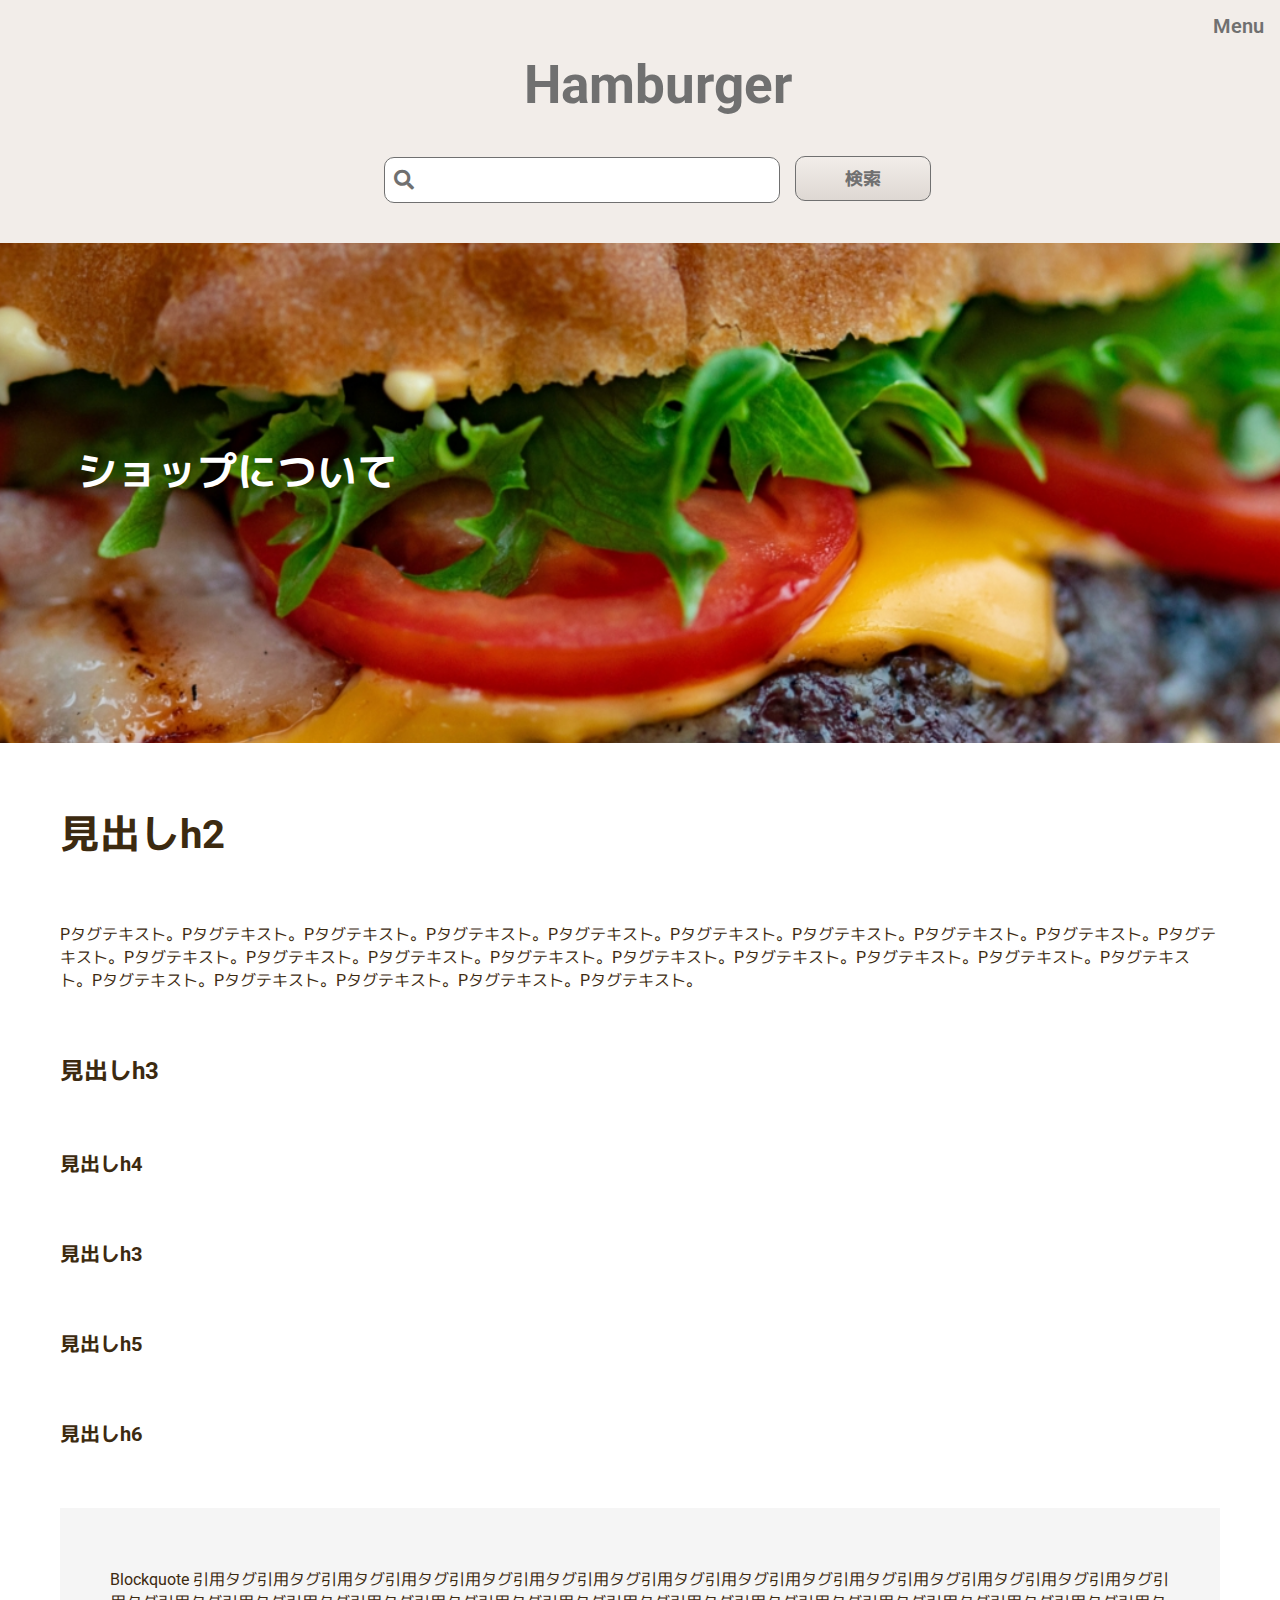
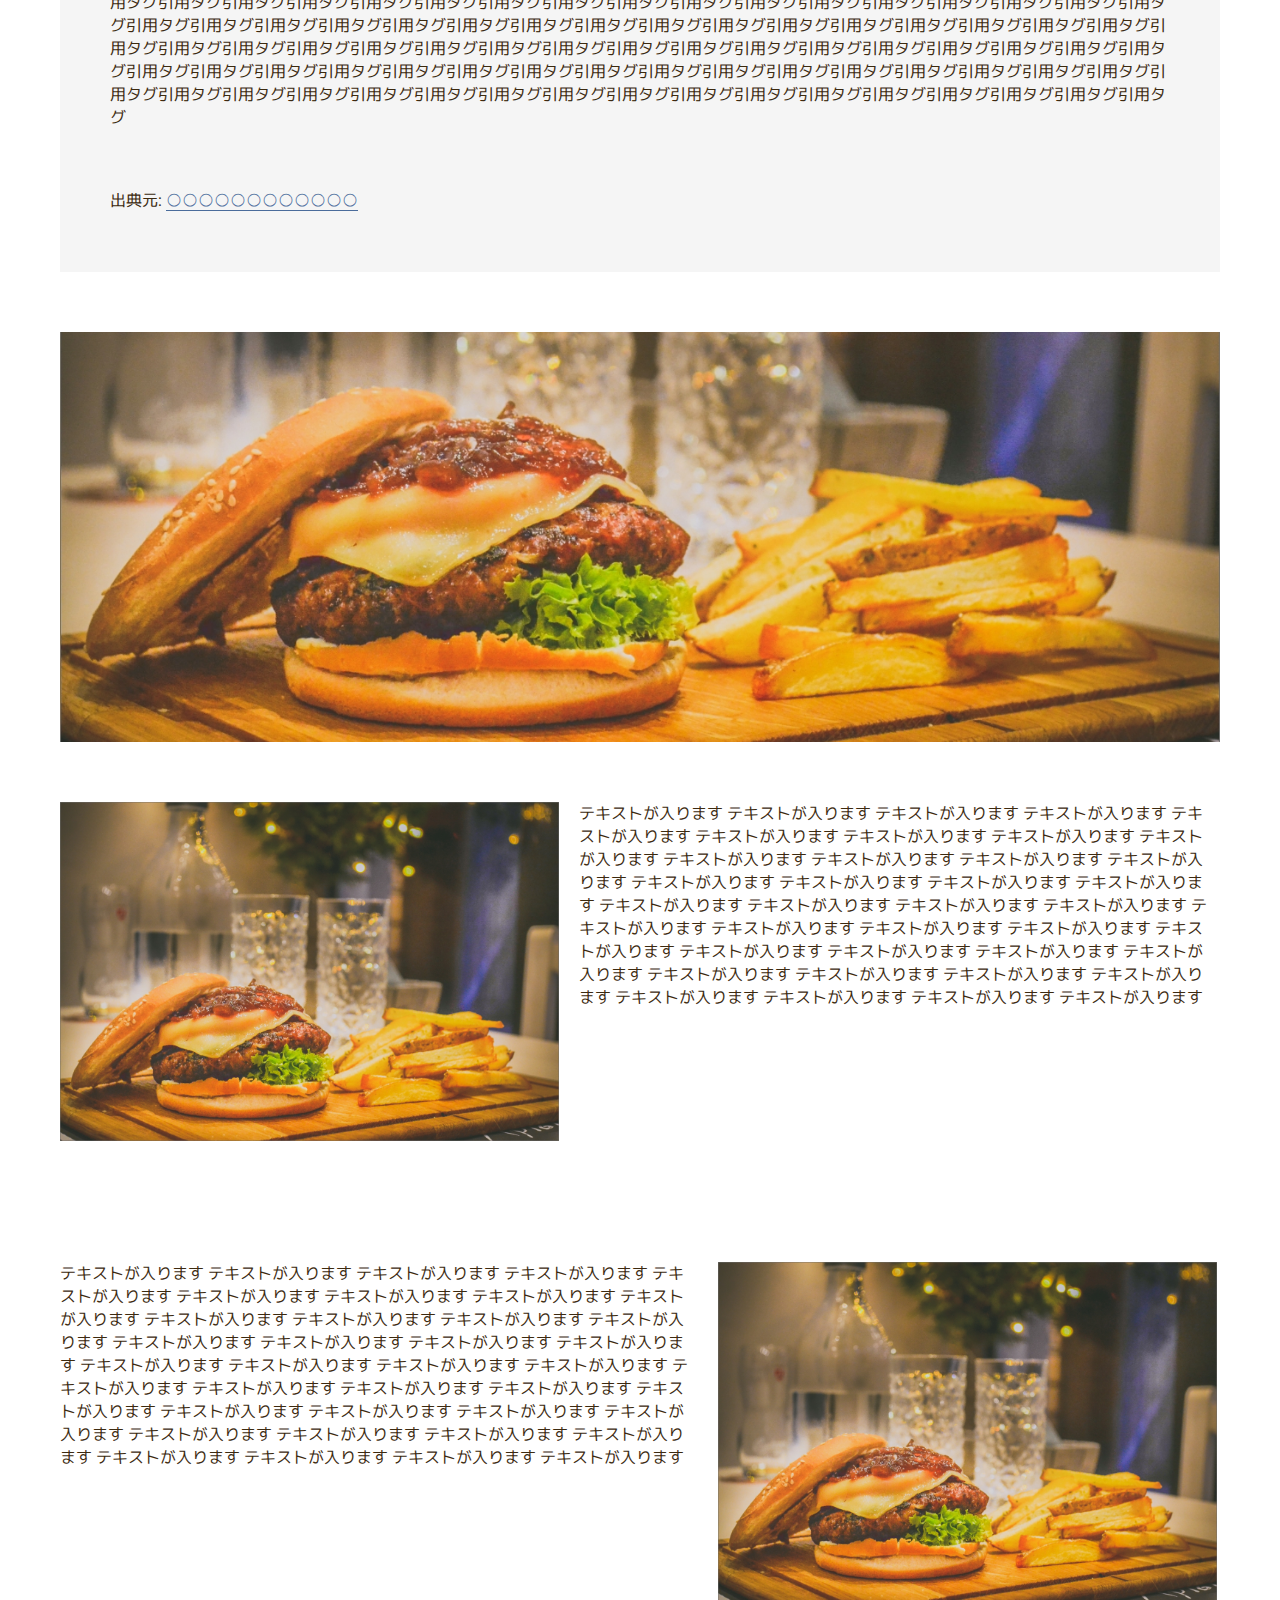
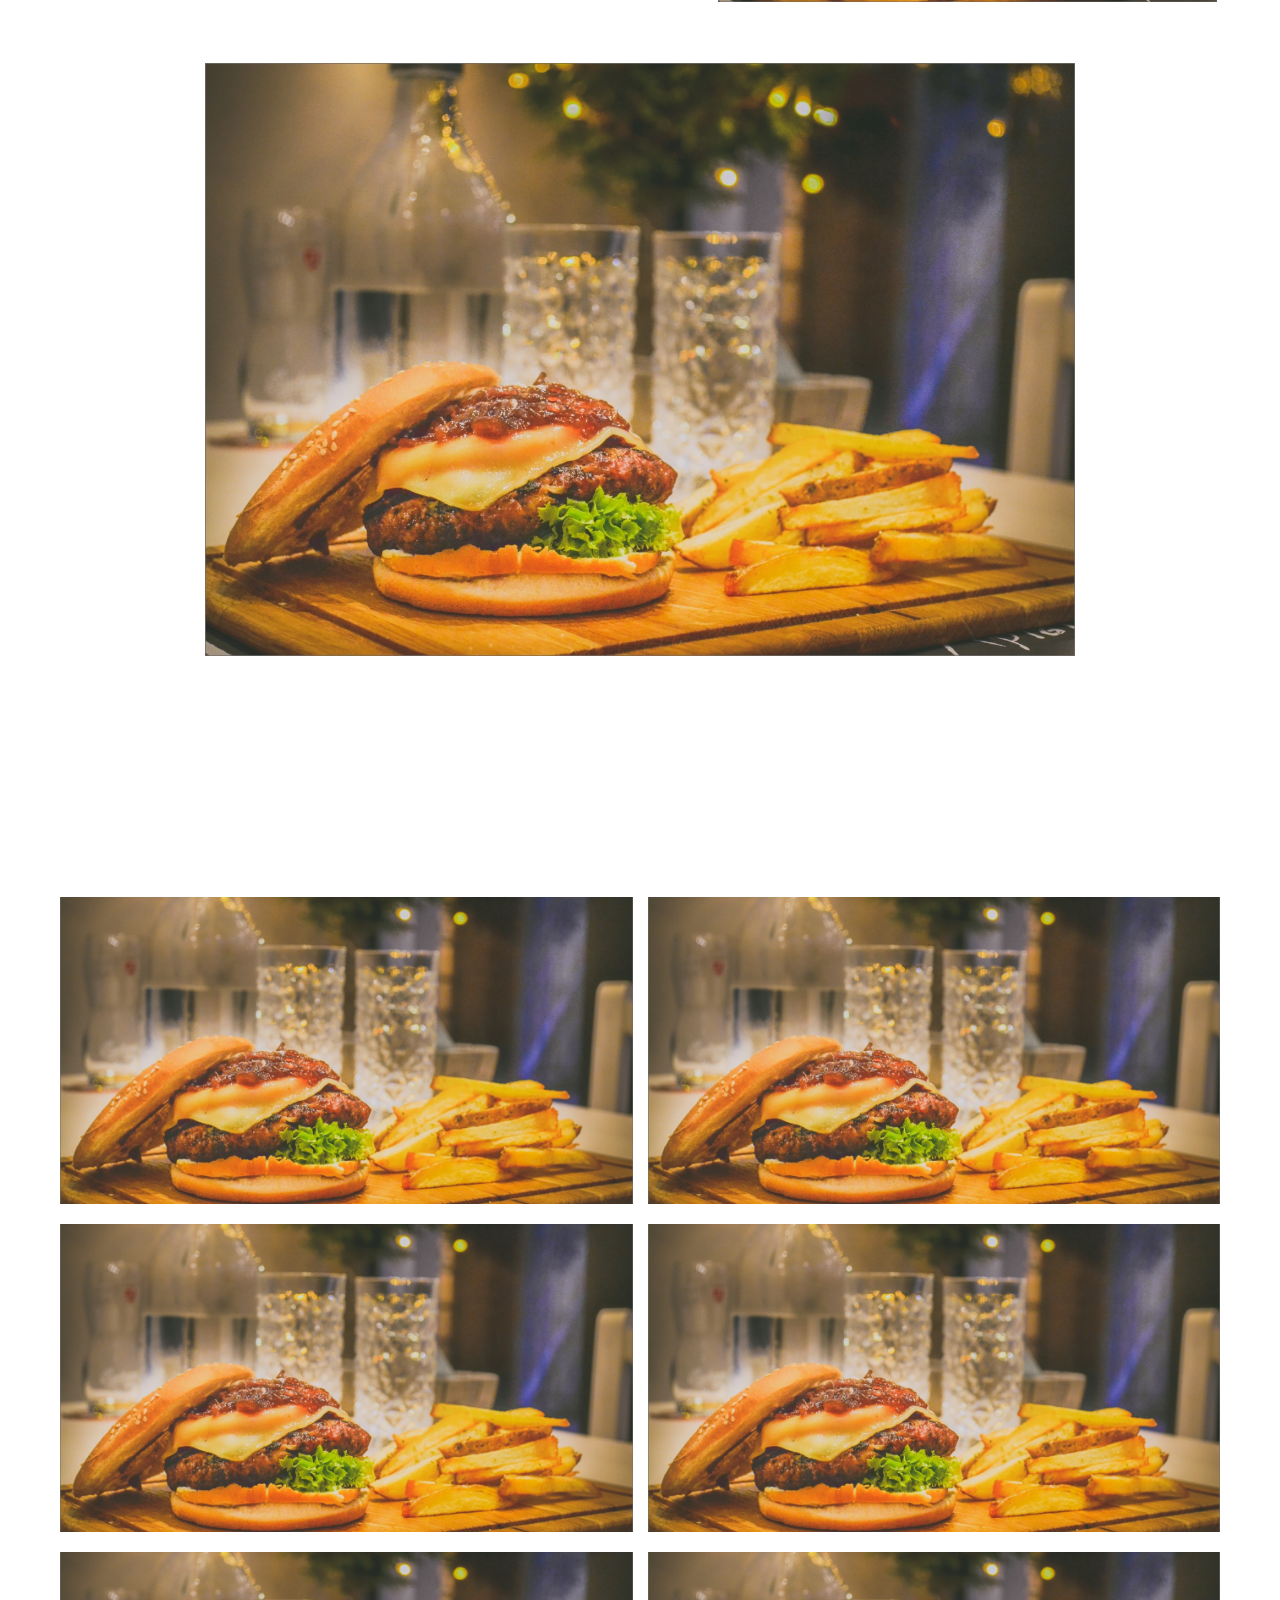
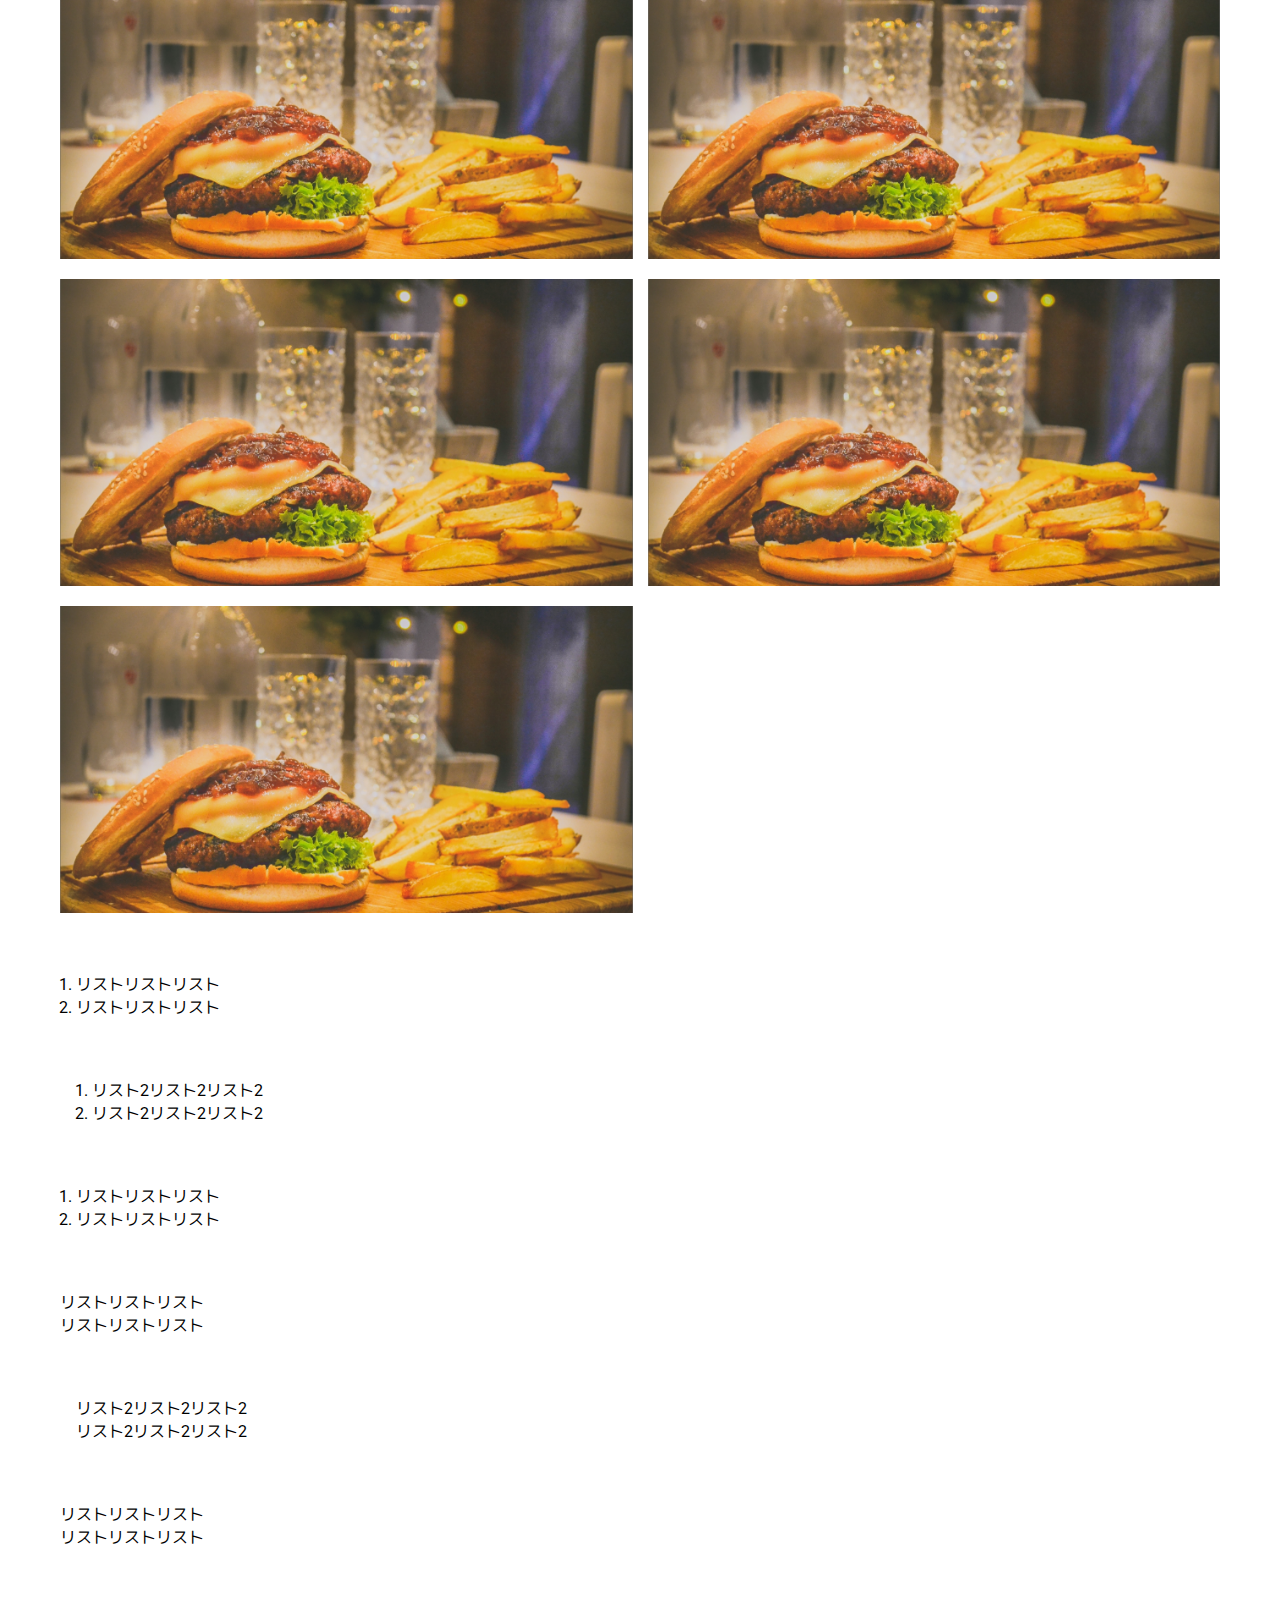
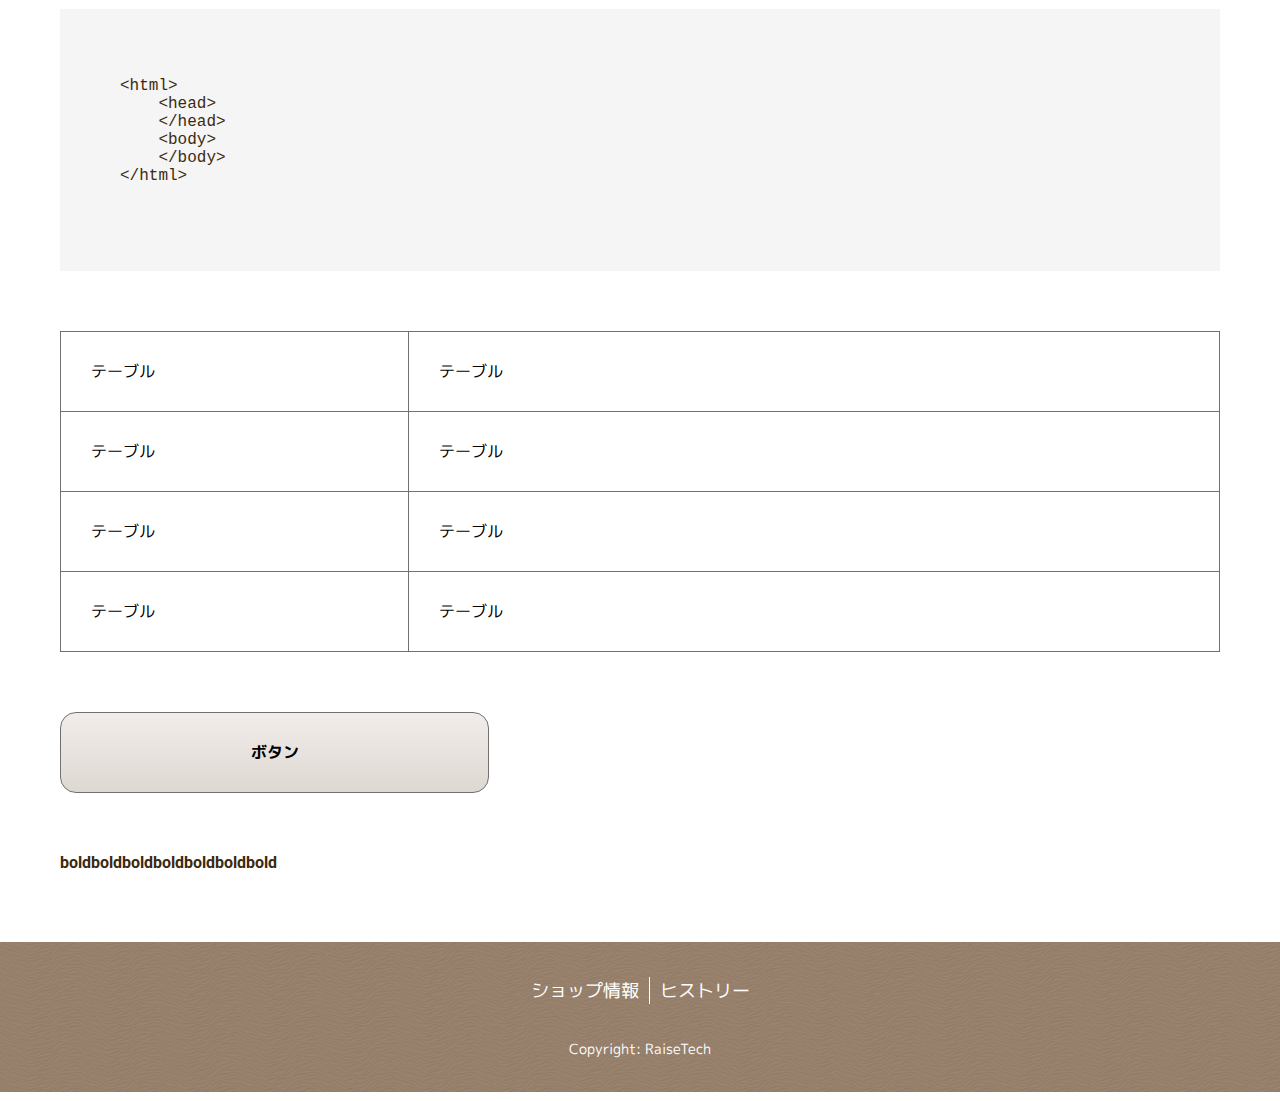
<file: page.html>
<!DOCTYPE html>
<html lang="ja">
<head>
    <meta charset="UTF-8">
    <meta http-equiv="X-UA-Compatible" content="IE=edge">
    <meta name="viewport" content="width=device-width, initial-scale=1.0">
    <link href="./css/ress.css" rel="stylesheet">
    <link href="./css/style.css" rel="stylesheet">
    <link rel="preconnect" href="https://fonts.gstatic.com">
    <link href="https://fonts.googleapis.com/css2?family=M+PLUS+1p:wght@400;700&family=Roboto:wght@500&display=swap" rel="stylesheet">
    <link href="https://use.fontawesome.com/releases/v5.0.0/css/all.css" rel="stylesheet">
    <script src="https://ajax.googleapis.com/ajax/libs/jquery/3.4.1/jquery.min.js"></script>
    <title>Document</title>
</head>
<body>
    <div class="c-colum">
        <div class="l-colum-main">
            <header class="l-header p-header">
                <button class="p-header__nav-btn">Menu</button>
                <div class="l-header-top">
                    <h1 class="p-header-top__title">Hamburger</h1>
                    <form class="p-header-top__search">
                        <input type="search" name="search" for="search" class="font-awesome">
                        <i class="fas fa-search fa-2x"></i>
                        <input type="submit" name="submit" value="検索" id="search">
                    </form>                
                </div>
            </header>
            <main>
                <div class="l-visual l-visual--single c-visual--single c-visual--page">
                    <h1 class="c-visual__title">ショップについて</h1>
                </div>
                <article class="l-post-wrapper">
                    <h2 class="c-common__title c-common__title--xl">見出しh2</h2>
                    <p class="c-common__text">Pタグテキスト。Pタグテキスト。Pタグテキスト。Pタグテキスト。Pタグテキスト。Pタグテキスト。Pタグテキスト。Pタグテキスト。Pタグテキスト。Pタグテキスト。Pタグテキスト。Pタグテキスト。Pタグテキスト。Pタグテキスト。Pタグテキスト。Pタグテキスト。Pタグテキスト。Pタグテキスト。Pタグテキスト。Pタグテキスト。Pタグテキスト。Pタグテキスト。Pタグテキスト。Pタグテキスト。</p>
                    <h3 class="c-common__title c-common__title--lg">見出しh3</h3>
                    <h4 class="c-common__title">見出しh4</h4>
                    <h3 class="c-common__title">見出しh3</h3>
                    <h5 class="c-common__title">見出しh5</h5>
                    <h6 class="c-common__title">見出しh6</h6>
                    <figure class="c-post-quote">
                        <blockquote class="c-post-quote__contents">
                            <p class="c-common__text">Blockquote 引用タグ引用タグ引用タグ引用タグ引用タグ引用タグ引用タグ引用タグ引用タグ引用タグ引用タグ引用タグ引用タグ引用タグ引用タグ引用タグ引用タグ引用タグ引用タグ引用タグ引用タグ引用タグ引用タグ引用タグ引用タグ引用タグ引用タグ引用タグ引用タグ引用タグ引用タグ引用タグ引用タグ引用タグ引用タグ引用タグ引用タグ引用タグ引用タグ引用タグ引用タグ引用タグ引用タグ引用タグ引用タグ引用タグ引用タグ引用タグ引用タグ引用タグ引用タグ引用タグ引用タグ引用タグ引用タグ引用タグ引用タグ引用タグ引用タグ引用タグ引用タグ引用タグ引用タグ引用タグ引用タグ引用タグ引用タグ引用タグ引用タグ引用タグ引用タグ引用タグ引用タグ引用タグ引用タグ引用タグ引用タグ引用タグ引用タグ引用タグ引用タグ引用タグ引用タグ引用タグ引用タグ引用タグ引用タグ引用タグ引用タグ引用タグ引用タグ引用タグ引用タグ引用タグ引用タグ引用タグ引用タグ引用タグ</p>
                        </blockquote>
                        <figcaption class="c-post-quote__source">
                            <p class="c-common__text">出典元:
                            <cite><a href="#" class="c-common__text c-post-quote__source-text">○○○○○○○○○○○○</a></cite>
                            </p>
                        </figcaption>
                    </figure>
                    <div class="c-post-img c-post-img--wide">
                        <img src="./img/cooked-foods-750073.jpg">
                    </div>
                    <ul class="c-post-box2Col u-post__margin--lg">
                        <li class="c-post-box2Col__img c-post-box2Col__img--left"><img src="./img/cooked-foods-750073.jpg"></li>
                        <li class="c-common__text c-post-box2Col__text">テキストが入ります テキストが入ります テキストが入ります テキストが入ります テキストが入ります テキストが入ります テキストが入ります テキストが入ります テキストが入ります テキストが入ります テキストが入ります テキストが入ります テキストが入ります テキストが入ります テキストが入ります テキストが入ります テキストが入ります テキストが入ります テキストが入ります テキストが入ります テキストが入ります テキストが入ります テキストが入ります テキストが入ります テキストが入ります テキストが入ります テキストが入ります テキストが入ります テキストが入ります テキストが入ります テキストが入ります テキストが入ります テキストが入ります テキストが入ります テキストが入ります テキストが入ります テキストが入ります テキストが入ります</li>
                    </ul>
                    <ul class="c-post-box2Col">
                        <li class="c-common__text c-post-box2Col__text">テキストが入ります テキストが入ります テキストが入ります テキストが入ります テキストが入ります テキストが入ります テキストが入ります テキストが入ります テキストが入ります テキストが入ります テキストが入ります テキストが入ります テキストが入ります テキストが入ります テキストが入ります テキストが入ります テキストが入ります テキストが入ります テキストが入ります テキストが入ります テキストが入ります テキストが入ります テキストが入ります テキストが入ります テキストが入ります テキストが入ります テキストが入ります テキストが入ります テキストが入ります テキストが入ります テキストが入ります テキストが入ります テキストが入ります テキストが入ります テキストが入ります テキストが入ります テキストが入ります テキストが入ります</li>
                        <li class="c-post-box2Col__img c-post-box2Col__img--right"><img src="./img/cooked-foods-750073.jpg"></li>
                    </ul>
                    <div class="c-post-img c-post-img--center u-post__marign--xl">
                        <img src="./img/cooked-foods-750073.jpg">
                    </div>
                    <ul class="c-post-grid">
                        <li class="c-post-grid__item"><img src="./img/cooked-foods-750073.jpg"></li>
                        <li class="c-post-grid__item"><img src="./img/cooked-foods-750073.jpg"></li>
                        <li class="c-post-grid__item"><img src="./img/cooked-foods-750073.jpg"></li>
                        <li class="c-post-grid__item"><img src="./img/cooked-foods-750073.jpg"></li>
                        <li class="c-post-grid__item"><img src="./img/cooked-foods-750073.jpg"></li>
                        <li class="c-post-grid__item"><img src="./img/cooked-foods-750073.jpg"></li>
                        <li class="c-post-grid__item"><img src="./img/cooked-foods-750073.jpg"></li>
                        <li class="c-post-grid__item"><img src="./img/cooked-foods-750073.jpg"></li>
                        <li class="c-post-grid__item"><img src="./img/cooked-foods-750073.jpg"></li>
                    </ul>
                    <ol class="c-post-list c-post-list--order">
                        <li class="c-post-list__item">リストリストリスト</li>
                        <li class="c-post-list__item">リストリストリスト</li>
                        <li>
                            <ol class="c-post-list c-post-list--order">
                                <li class="c-post-list__item">リスト2リスト2リスト2</li>
                                <li class="c-post-list__item">リスト2リスト2リスト2</li>
                            </ol>
                        </li>
                    </ol>
                    <ol class="c-post-list c-post-list--order">
                        <li class="c-post-list__item">リストリストリスト</li>
                        <li class="c-post-list__item">リストリストリスト</li>
                    </ol>
                    <ul class="c-post-list">
                        <li class="c-post-list__item">リストリストリスト</li>
                        <li class="c-post-list__item">リストリストリスト</li>
                        <li>
                            <ul class="c-post-list">
                                <li class="c-post-list__item">リスト2リスト2リスト2</li>
                                <li class="c-post-list__item">リスト2リスト2リスト2</li>
                            </ul>
                        </li>
                        <li class="c-post-list__item">リストリストリスト</li>
                        <li class="c-post-list__item">リストリストリスト</li>
                    </ul>
                    <pre class="c-post-pre">
                        <code class="c-common__text">
&lt;html&gt;
    &lt;head&gt;
    &lt;/head&gt;
    &lt;body&gt;                                    
    &lt;/body&gt;
&lt;/html&gt;
                        </code>
                    </pre>
                    <table class="c-post-table">
                        <tr class="c-post-table__row">
                            <td class="c-post-table__data">テーブル</td>
                            <td class="c-post-table__data">テーブル</td>
                        </tr>
                        <tr class="c-post-table__row">
                            <td class="c-post-table__data">テーブル</td>
                            <td class="c-post-table__data">テーブル</td>
                        </tr>
                        <tr class="c-post-table__row">
                            <td class="c-post-table__data">テーブル</td>
                            <td class="c-post-table__data">テーブル</td>
                        </tr>
                        <tr class="c-post-table__row">
                            <td class="c-post-table__data">テーブル</td>
                            <td class="c-post-table__data">テーブル</td>
                        </tr>
                    </table>
                    <button class="c-post-button"><a>ボタン</a></button>
                    <p class="c-common__text c-common__text--bold">boldboldboldboldboldboldbold</p>
                </article>
            </main>
        </div><!--l-colum-main-->
        <nav class="l-colum-nav p-nav">
            <button class="p-nav__btn">×</button>
            <h2 class=p-nav__title>Menu</h2>
            <dl class="c-nav__menu">
                <dt class="c-nav__menu-title">バーガー</dt>
                <dd class="c-nav__menu-item">ハンバーガー</dd>
                <dd class="c-nav__menu-item">チーズバーガー</dd>
                <dd class="c-nav__menu-item">テリヤキバーガー</dd>
                <dd class="c-nav__menu-item">アボカドバーガー</dd>
                <dd class="c-nav__menu-item">フィッシュバーガー</dd>
                <dd class="c-nav__menu-item">ベーコンバーガー</dd>
                <dd class="c-nav__menu-item">チキンバーガー</dd>
            </dl>
            <dl class="c-nav__menu">
                <dt class="c-nav__menu-title">サイド</dt>
                <dd class="c-nav__menu-item">ポテト</dd>
                <dd class="c-nav__menu-item">サラダ</dd>
                <dd class="c-nav__menu-item">ナゲット</dd>
                <dd class="c-nav__menu-item">コーン</dd>
            </dl>
            <dl class="c-nav__menu">
                <dt class="c-nav__menu-title">ドリンク</dt>
                <dd class="c-nav__menu-item">コーラ</dd>
                <dd class="c-nav__menu-item">ファンタ</dd>
                <dd class="c-nav__menu-item">オレンジ</dd>
                <dd class="c-nav__menu-item">アップル</dd>
                <dd class="c-nav__menu-item">紅茶（Ice/Hot）</dd>
                <dd class="c-nav__menu-item">コーヒー（Ice/Hot）</dd>
            </dl>
        </nav>
    </div><!--l-colum-->
    <div class="p-nav__background"></div>
    <footer class="l-footer p-footer">
        <ul class="p-footer__category">
            <li><a href="#">ショップ情報</a></li>
            <li><a href="#">ヒストリー</a></li>
        </ul>
        <p class="p-footer__copy">Copyright: RaiseTech</p>
    </footer>
    <script src="script.js"></script>
</body>
</html>
</file>
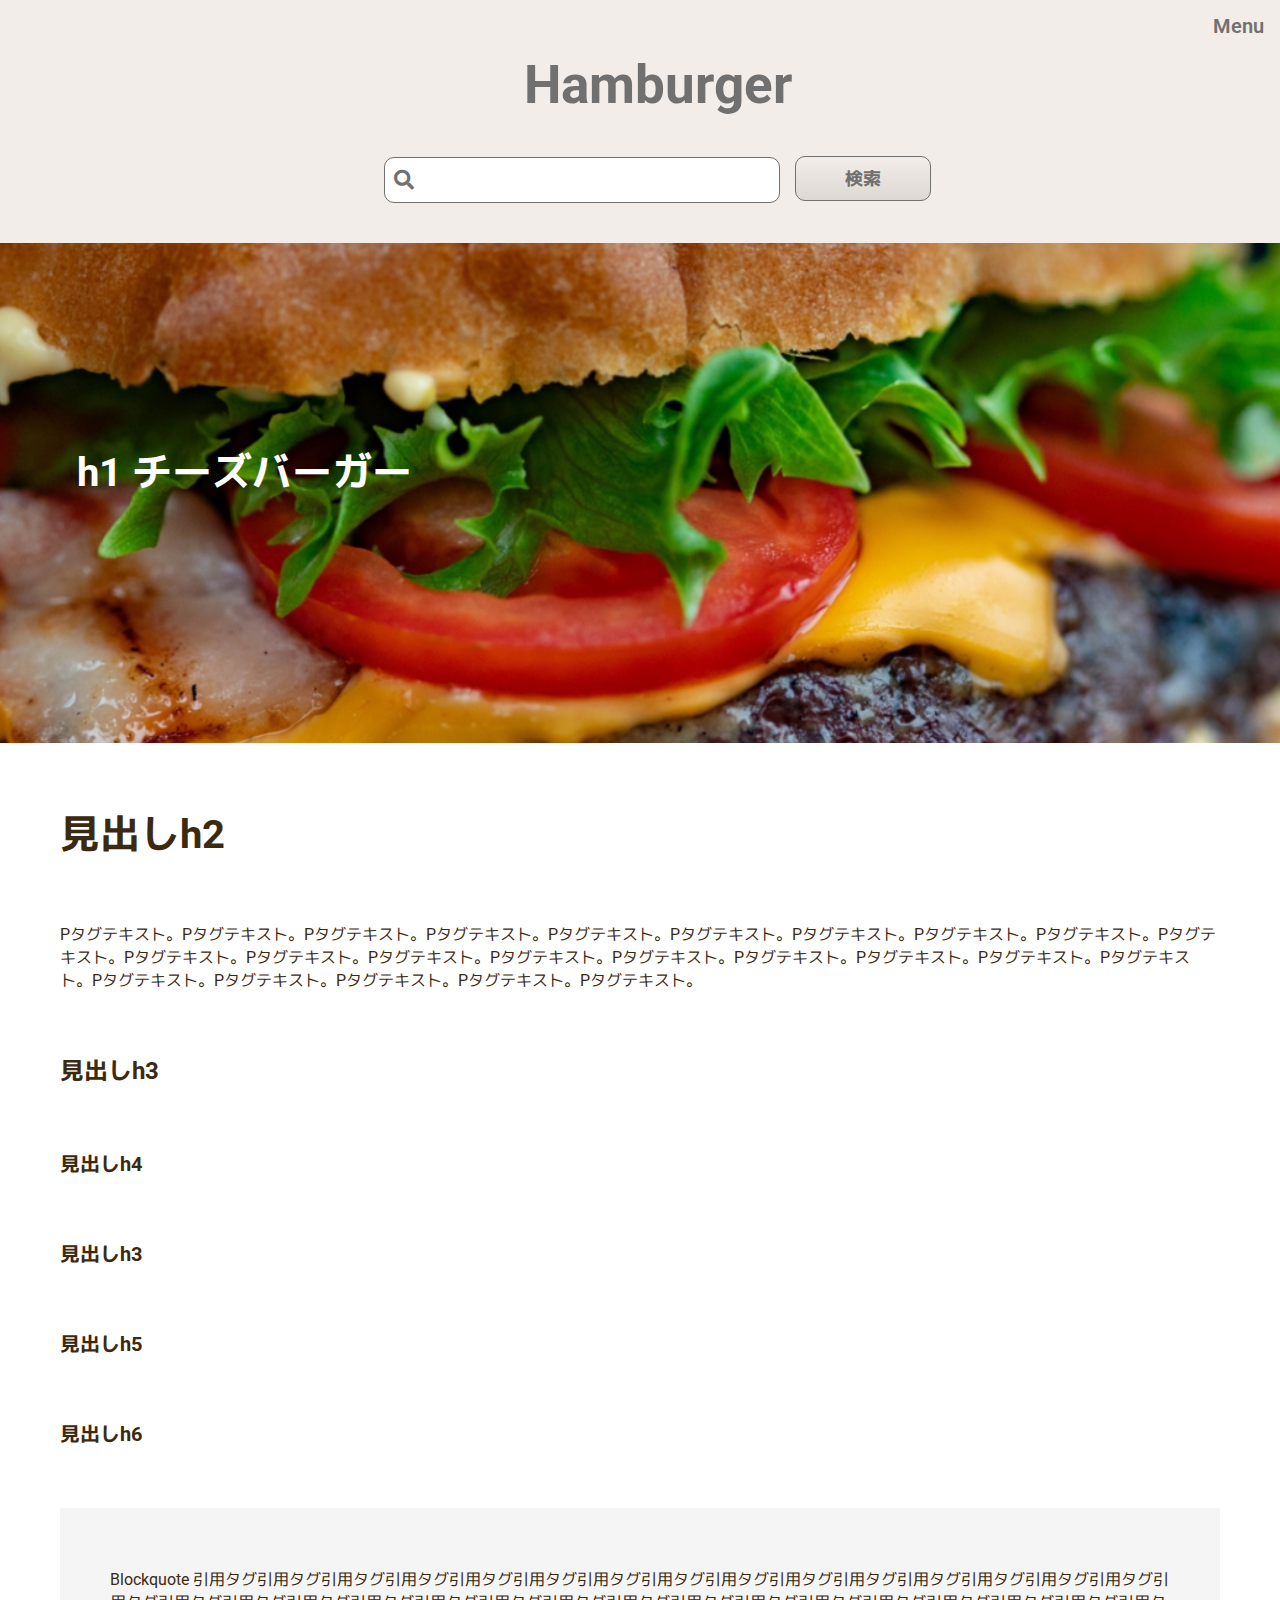
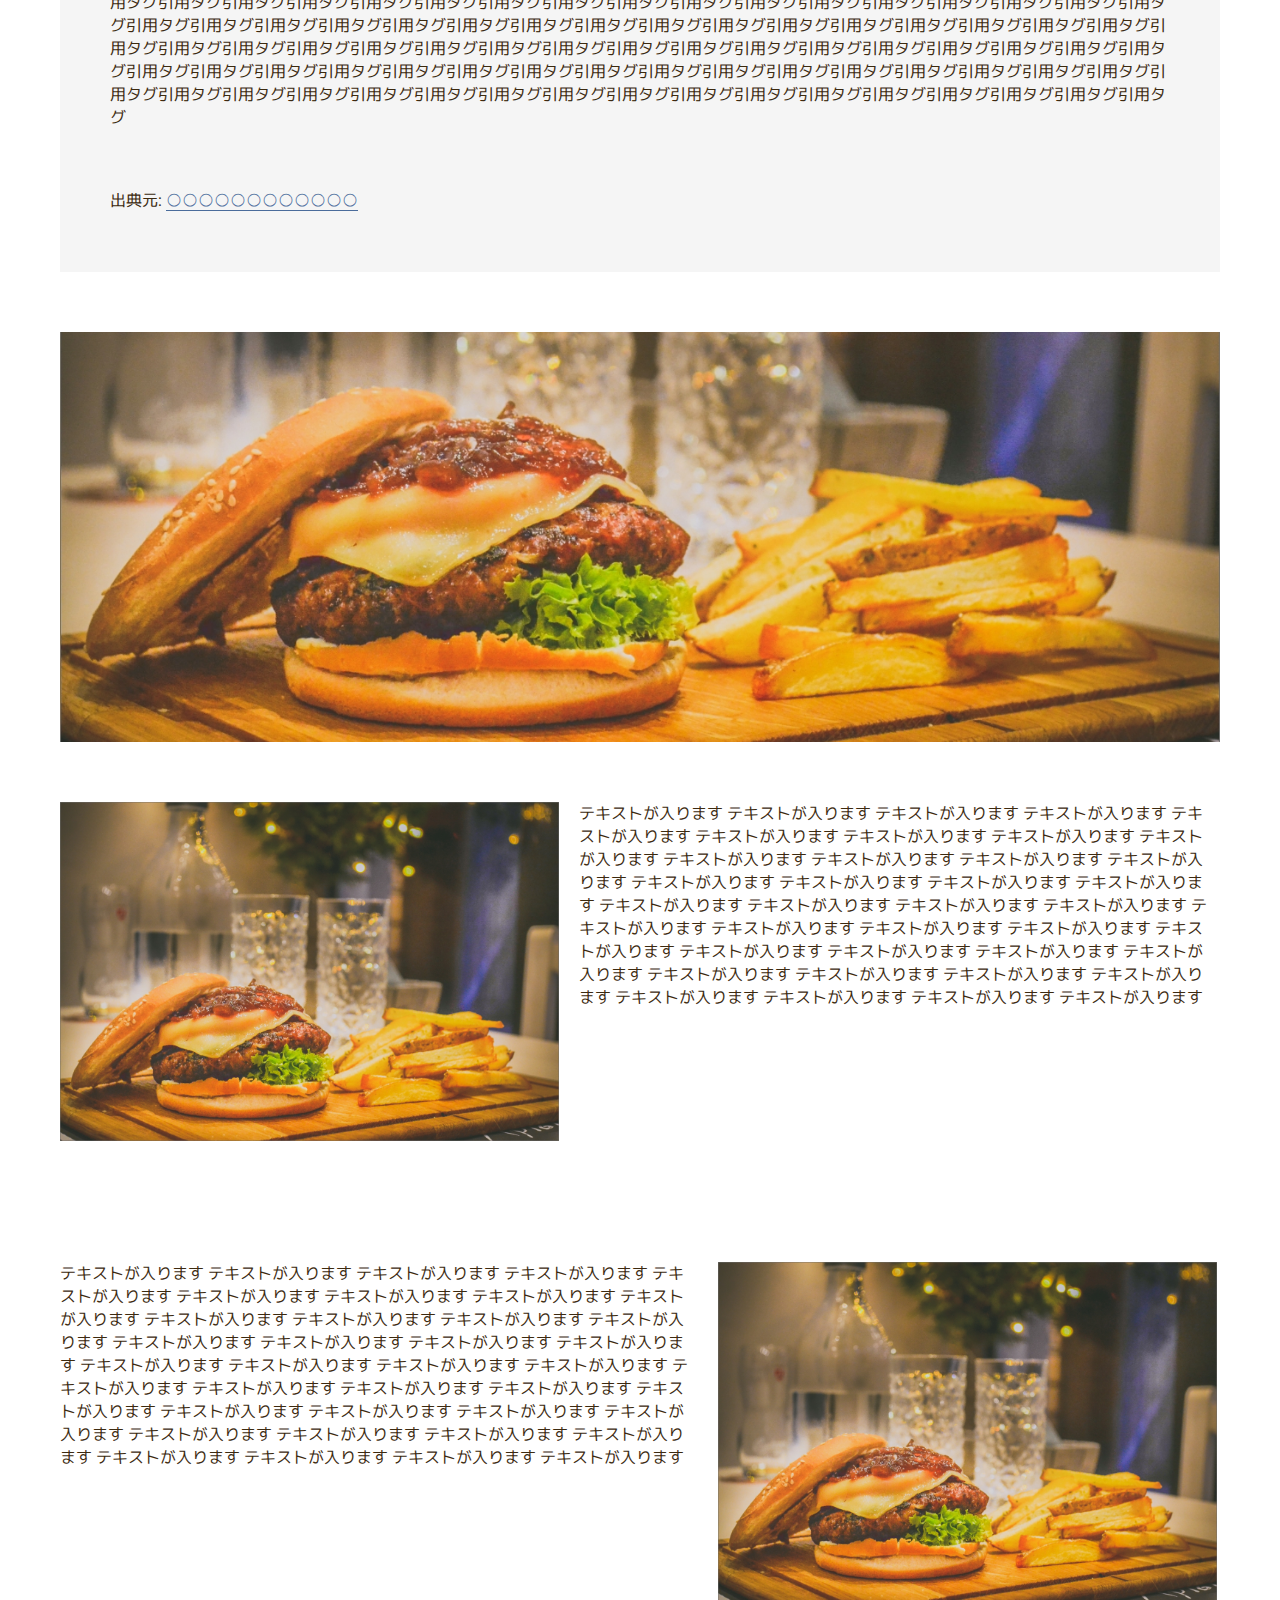
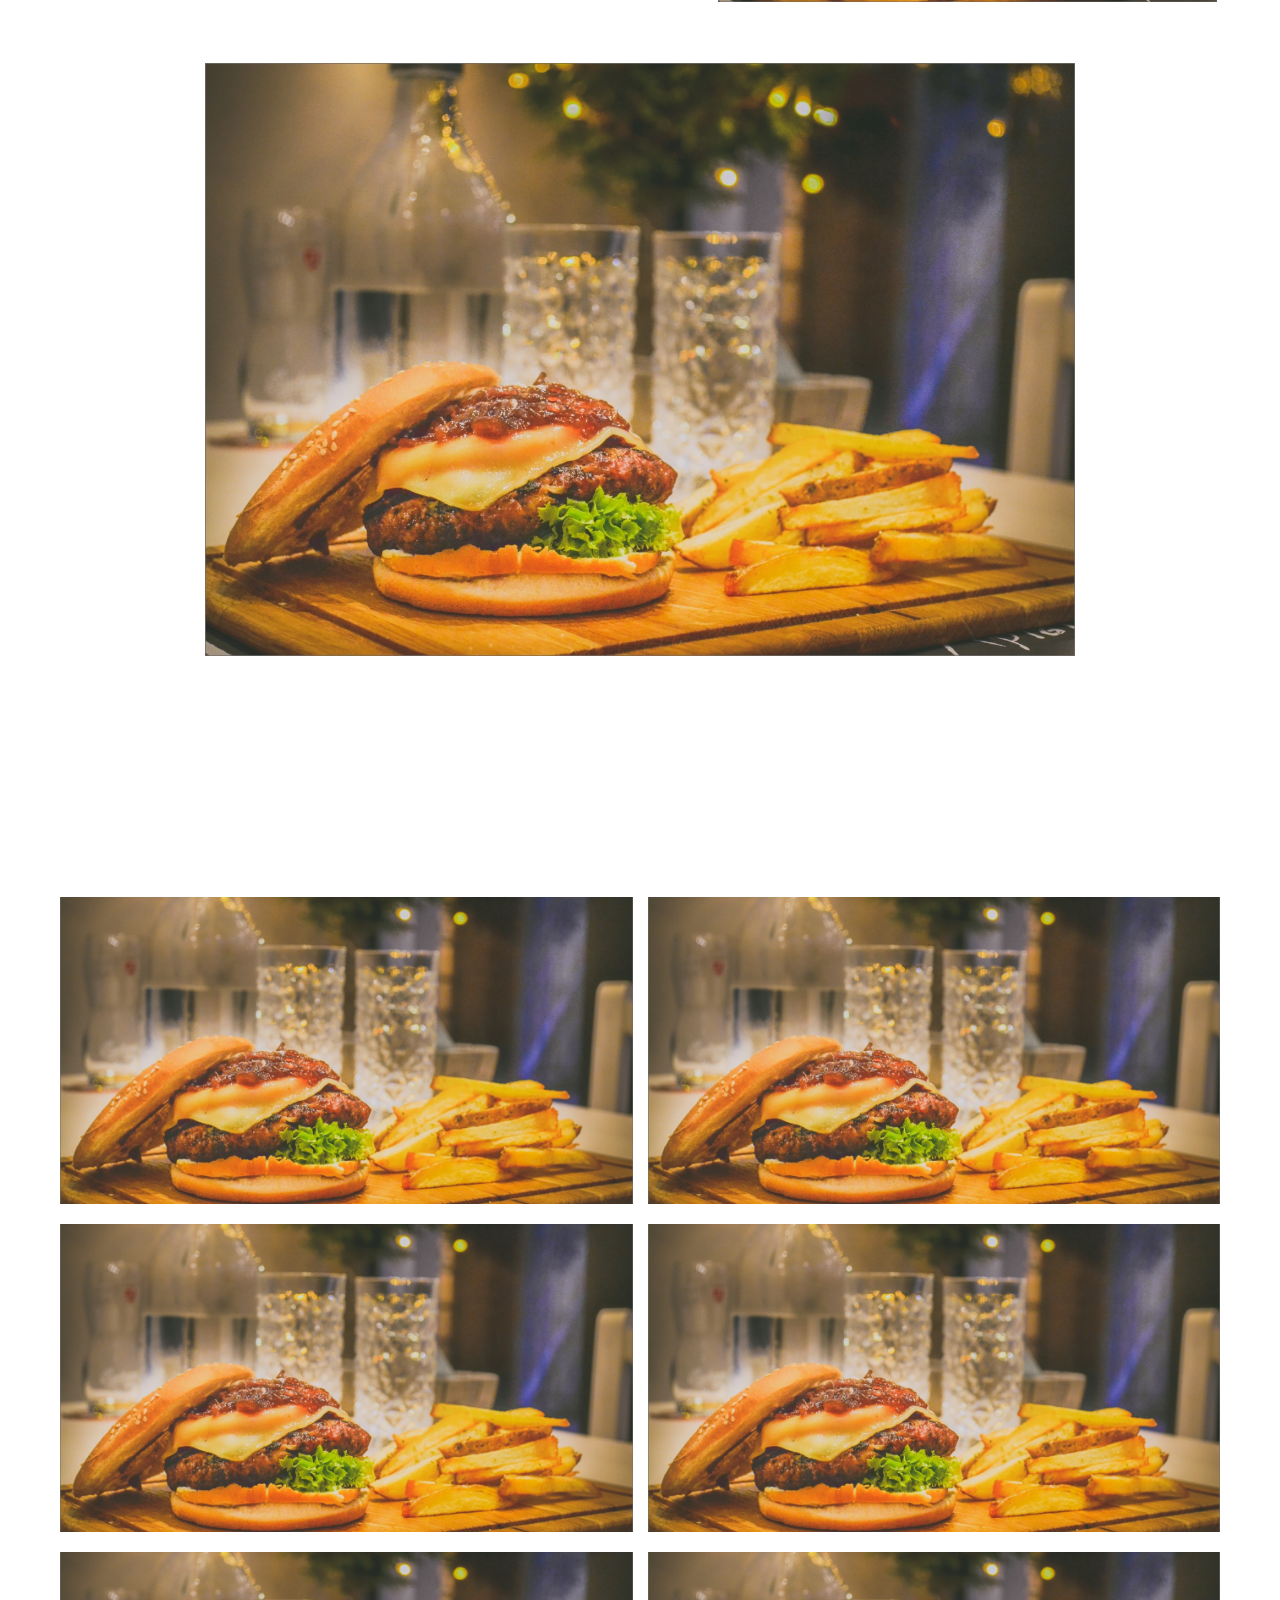
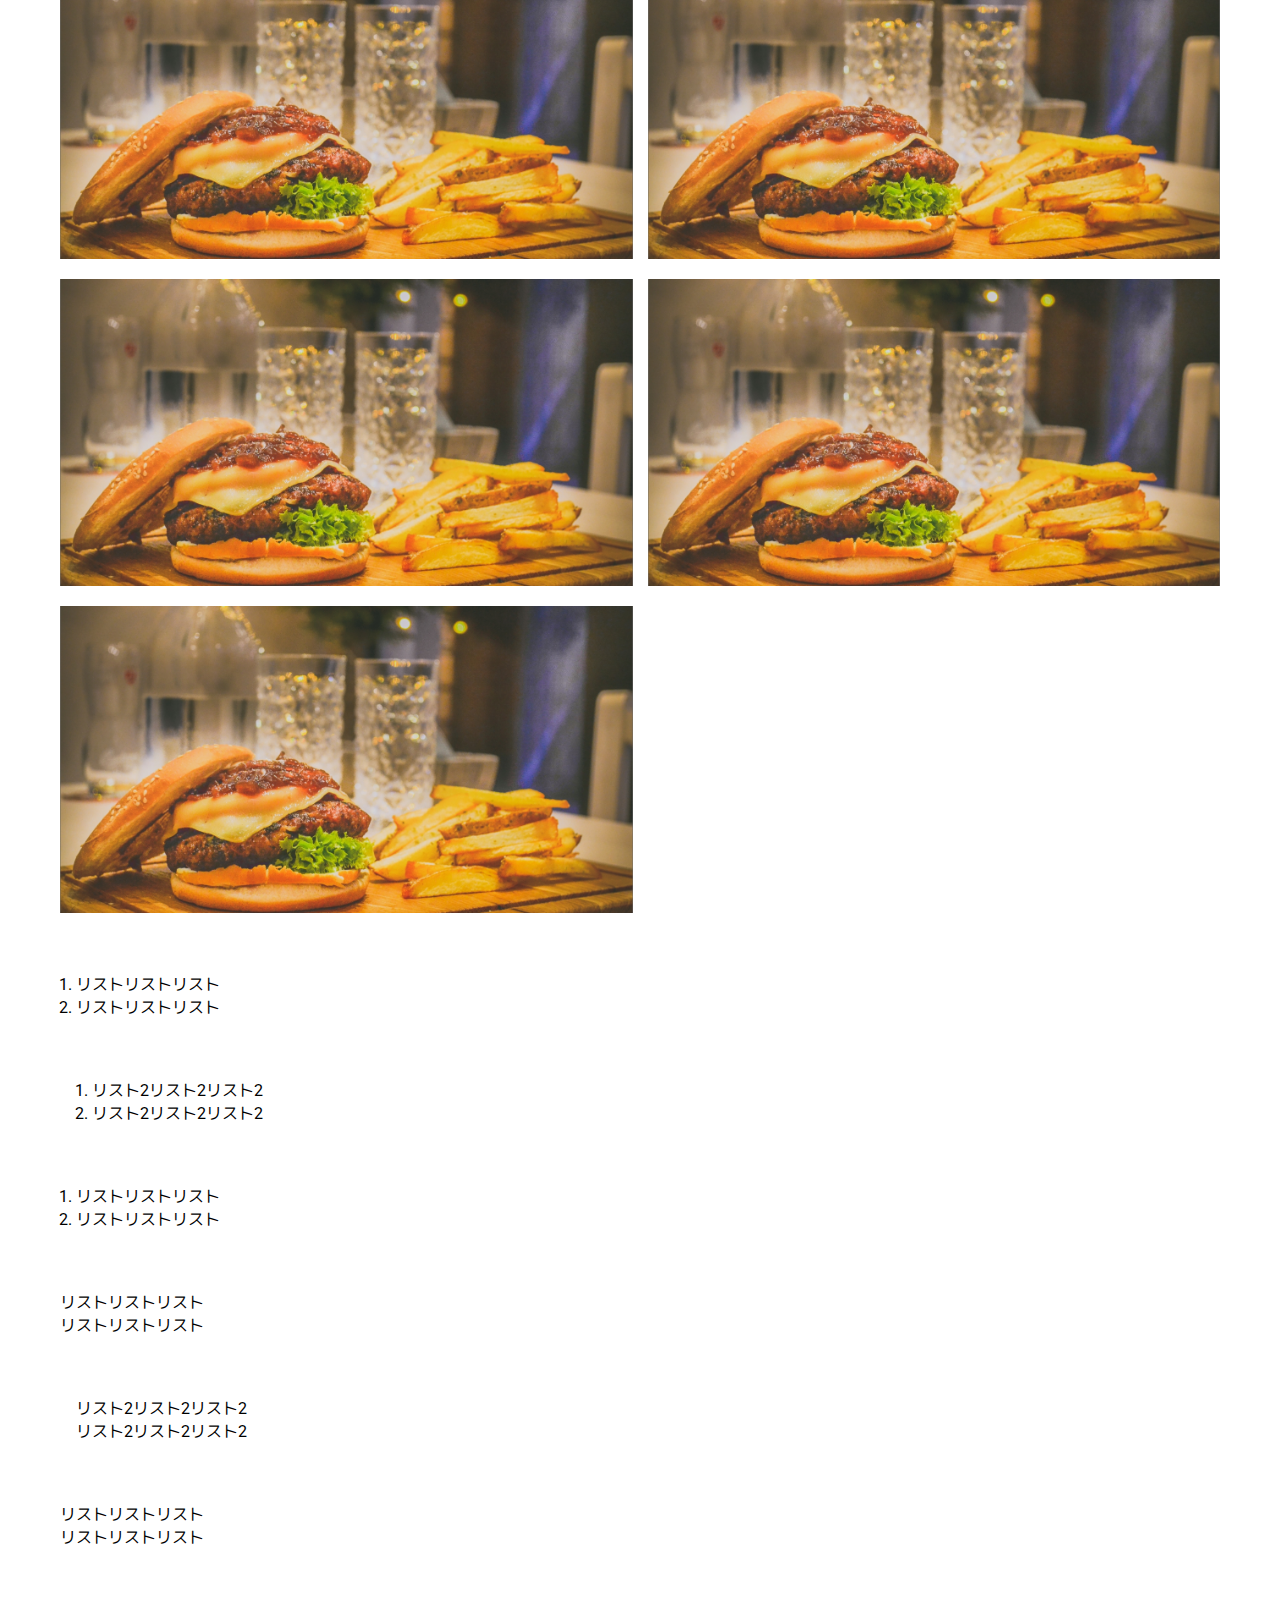
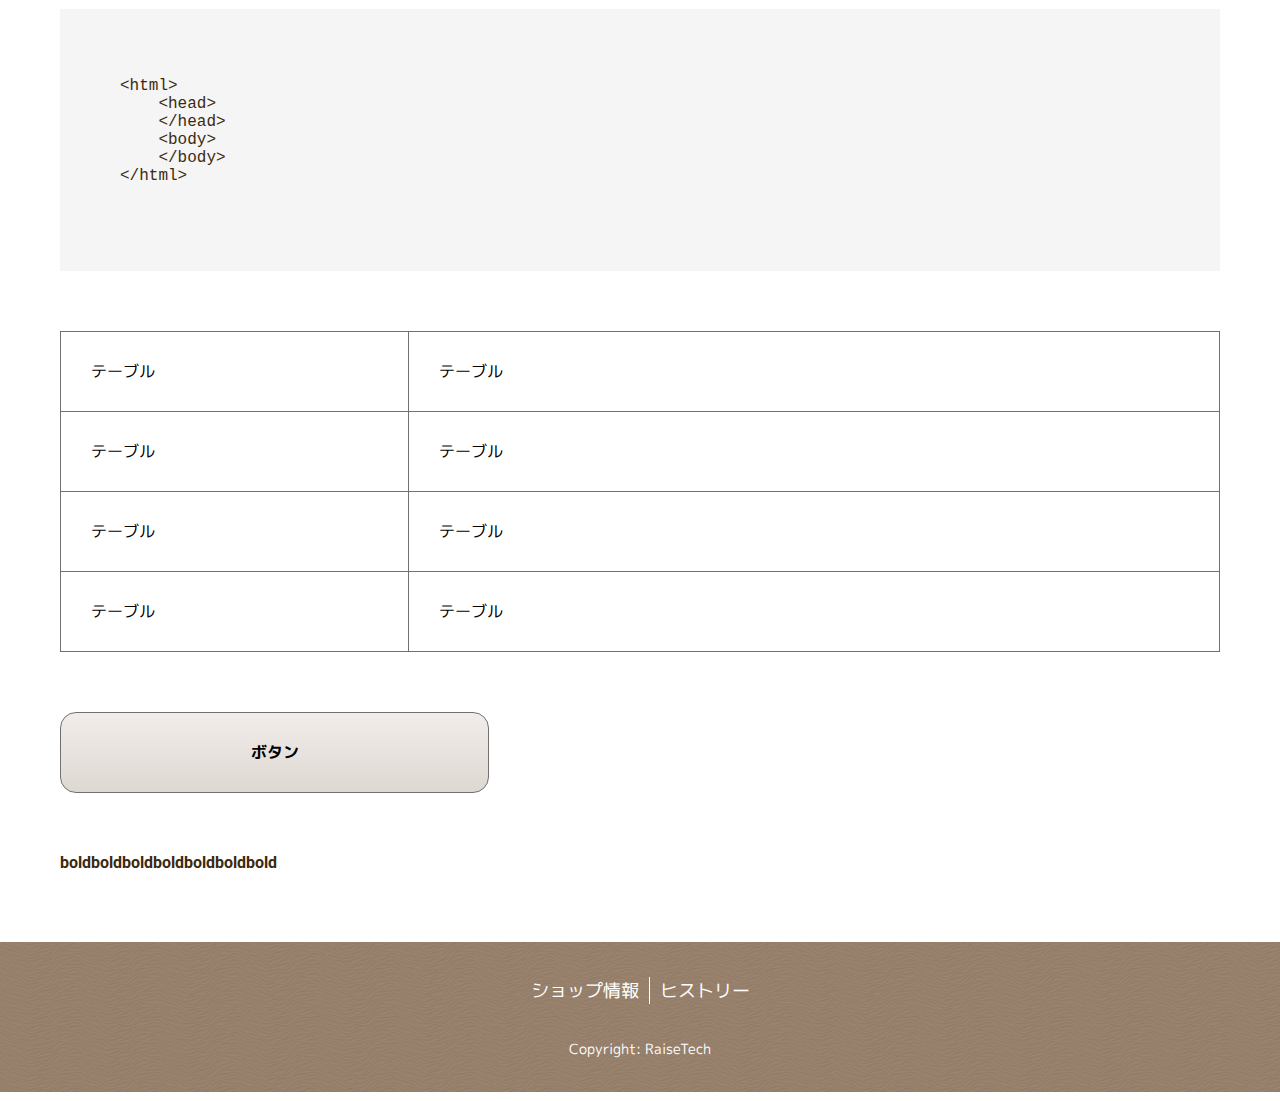
<file: single.html>
<!DOCTYPE html>
<html lang="ja">
<head>
    <meta charset="UTF-8">
    <meta http-equiv="X-UA-Compatible" content="IE=edge">
    <meta name="viewport" content="width=device-width, initial-scale=1.0">
    <link href="./css/ress.css" rel="stylesheet">
    <link href="./css/style.css" rel="stylesheet">
    <link rel="preconnect" href="https://fonts.gstatic.com">
    <link href="https://fonts.googleapis.com/css2?family=M+PLUS+1p:wght@400;700&family=Roboto:wght@500&display=swap" rel="stylesheet">
    <link href="https://use.fontawesome.com/releases/v5.0.0/css/all.css" rel="stylesheet">
    <script src="https://ajax.googleapis.com/ajax/libs/jquery/3.4.1/jquery.min.js"></script>
    <title>Document</title>
</head>
<body>
    <div class="c-colum">
        <div class="l-colum-main">
            <header class="l-header p-header">
                <button class="p-header__nav-btn">Menu</button>
                <div class="l-header-top">
                    <h1 class="p-header-top__title">Hamburger</h1>
                    <form class="p-header-top__search">
                        <input type="search" name="search" for="search" class="font-awesome">
                        <i class="fas fa-search fa-2x"></i>
                        <input type="submit" name="submit" value="検索" id="search">
                    </form>                
                </div>
            </header>
            <main>
                <div class="l-visual c-visual c-visual--single">
                    <h1 class="c-visual__title">h1 チーズバーガー</h1>
                </div>
                <article class="l-post-wrapper">
                    <h2 class="c-common__title c-common__title--xl">見出しh2</h2>
                    <p class="c-common__text">Pタグテキスト。Pタグテキスト。Pタグテキスト。Pタグテキスト。Pタグテキスト。Pタグテキスト。Pタグテキスト。Pタグテキスト。Pタグテキスト。Pタグテキスト。Pタグテキスト。Pタグテキスト。Pタグテキスト。Pタグテキスト。Pタグテキスト。Pタグテキスト。Pタグテキスト。Pタグテキスト。Pタグテキスト。Pタグテキスト。Pタグテキスト。Pタグテキスト。Pタグテキスト。Pタグテキスト。</p>
                    <h3 class="c-common__title c-common__title--lg">見出しh3</h3>
                    <h4 class="c-common__title">見出しh4</h4>
                    <h3 class="c-common__title">見出しh3</h3>
                    <h5 class="c-common__title">見出しh5</h5>
                    <h6 class="c-common__title">見出しh6</h6>
                    <figure class="c-post-quote">
                        <blockquote class="c-post-quote__contents">
                            <p class="c-common__text">Blockquote 引用タグ引用タグ引用タグ引用タグ引用タグ引用タグ引用タグ引用タグ引用タグ引用タグ引用タグ引用タグ引用タグ引用タグ引用タグ引用タグ引用タグ引用タグ引用タグ引用タグ引用タグ引用タグ引用タグ引用タグ引用タグ引用タグ引用タグ引用タグ引用タグ引用タグ引用タグ引用タグ引用タグ引用タグ引用タグ引用タグ引用タグ引用タグ引用タグ引用タグ引用タグ引用タグ引用タグ引用タグ引用タグ引用タグ引用タグ引用タグ引用タグ引用タグ引用タグ引用タグ引用タグ引用タグ引用タグ引用タグ引用タグ引用タグ引用タグ引用タグ引用タグ引用タグ引用タグ引用タグ引用タグ引用タグ引用タグ引用タグ引用タグ引用タグ引用タグ引用タグ引用タグ引用タグ引用タグ引用タグ引用タグ引用タグ引用タグ引用タグ引用タグ引用タグ引用タグ引用タグ引用タグ引用タグ引用タグ引用タグ引用タグ引用タグ引用タグ引用タグ引用タグ引用タグ引用タグ引用タグ引用タグ引用タグ</p>
                        </blockquote>
                        <figcaption class="c-post-quote__source">
                            <p class="c-common__text">出典元:
                            <cite><a href="#" class="c-common__text c-post-quote__source-text">○○○○○○○○○○○○</a></cite>
                            </p>
                        </figcaption>
                    </figure>
                    <div class="c-post-img c-post-img--wide">
                        <img src="./img/cooked-foods-750073.jpg">
                    </div>
                    <ul class="c-post-box2Col u-post__margin--lg">
                        <li class="c-post-box2Col__img c-post-box2Col__img--left"><img src="./img/cooked-foods-750073.jpg"></li>
                        <li class="c-common__text c-post-box2Col__text">テキストが入ります テキストが入ります テキストが入ります テキストが入ります テキストが入ります テキストが入ります テキストが入ります テキストが入ります テキストが入ります テキストが入ります テキストが入ります テキストが入ります テキストが入ります テキストが入ります テキストが入ります テキストが入ります テキストが入ります テキストが入ります テキストが入ります テキストが入ります テキストが入ります テキストが入ります テキストが入ります テキストが入ります テキストが入ります テキストが入ります テキストが入ります テキストが入ります テキストが入ります テキストが入ります テキストが入ります テキストが入ります テキストが入ります テキストが入ります テキストが入ります テキストが入ります テキストが入ります テキストが入ります</li>
                    </ul>
                    <ul class="c-post-box2Col">
                        <li class="c-common__text c-post-box2Col__text">テキストが入ります テキストが入ります テキストが入ります テキストが入ります テキストが入ります テキストが入ります テキストが入ります テキストが入ります テキストが入ります テキストが入ります テキストが入ります テキストが入ります テキストが入ります テキストが入ります テキストが入ります テキストが入ります テキストが入ります テキストが入ります テキストが入ります テキストが入ります テキストが入ります テキストが入ります テキストが入ります テキストが入ります テキストが入ります テキストが入ります テキストが入ります テキストが入ります テキストが入ります テキストが入ります テキストが入ります テキストが入ります テキストが入ります テキストが入ります テキストが入ります テキストが入ります テキストが入ります テキストが入ります</li>
                        <li class="c-post-box2Col__img c-post-box2Col__img--right"><img src="./img/cooked-foods-750073.jpg"></li>
                    </ul>
                    <div class="c-post-img c-post-img--center u-post__marign--xl">
                        <img src="./img/cooked-foods-750073.jpg">
                    </div>
                    <ul class="c-post-grid">
                        <li class="c-post-grid__item"><img src="./img/cooked-foods-750073.jpg"></li>
                        <li class="c-post-grid__item"><img src="./img/cooked-foods-750073.jpg"></li>
                        <li class="c-post-grid__item"><img src="./img/cooked-foods-750073.jpg"></li>
                        <li class="c-post-grid__item"><img src="./img/cooked-foods-750073.jpg"></li>
                        <li class="c-post-grid__item"><img src="./img/cooked-foods-750073.jpg"></li>
                        <li class="c-post-grid__item"><img src="./img/cooked-foods-750073.jpg"></li>
                        <li class="c-post-grid__item"><img src="./img/cooked-foods-750073.jpg"></li>
                        <li class="c-post-grid__item"><img src="./img/cooked-foods-750073.jpg"></li>
                        <li class="c-post-grid__item"><img src="./img/cooked-foods-750073.jpg"></li>
                    </ul>
                    <ol class="c-post-list c-post-list--order">
                        <li class="c-post-list__item">リストリストリスト</li>
                        <li class="c-post-list__item">リストリストリスト</li>
                        <li>
                            <ol class="c-post-list c-post-list--order">
                                <li class="c-post-list__item">リスト2リスト2リスト2</li>
                                <li class="c-post-list__item">リスト2リスト2リスト2</li>
                            </ol>
                        </li>
                    </ol>
                    <ol class="c-post-list c-post-list--order">
                        <li class="c-post-list__item">リストリストリスト</li>
                        <li class="c-post-list__item">リストリストリスト</li>
                    </ol>
                    <ul class="c-post-list">
                        <li class="c-post-list__item">リストリストリスト</li>
                        <li class="c-post-list__item">リストリストリスト</li>
                        <li>
                            <ul class="c-post-list">
                                <li class="c-post-list__item">リスト2リスト2リスト2</li>
                                <li class="c-post-list__item">リスト2リスト2リスト2</li>
                            </ul>
                        </li>
                        <li class="c-post-list__item">リストリストリスト</li>
                        <li class="c-post-list__item">リストリストリスト</li>
                    </ul>
                    <pre class="c-post-pre">
                        <code class="c-common__text">
&lt;html&gt;
    &lt;head&gt;
    &lt;/head&gt;
    &lt;body&gt;                                    
    &lt;/body&gt;
&lt;/html&gt;
                        </code>
                    </pre>
                    <table class="c-post-table">
                        <tr class="c-post-table__row">
                            <td class="c-post-table__data">テーブル</td>
                            <td class="c-post-table__data">テーブル</td>
                        </tr>
                        <tr class="c-post-table__row">
                            <td class="c-post-table__data">テーブル</td>
                            <td class="c-post-table__data">テーブル</td>
                        </tr>
                        <tr class="c-post-table__row">
                            <td class="c-post-table__data">テーブル</td>
                            <td class="c-post-table__data">テーブル</td>
                        </tr>
                        <tr class="c-post-table__row">
                            <td class="c-post-table__data">テーブル</td>
                            <td class="c-post-table__data">テーブル</td>
                        </tr>
                    </table>
                    <button class="c-post-button"><a>ボタン</a></button>
                    <p class="c-common__text c-common__text--bold">boldboldboldboldboldboldbold</p>
                </article>
            </main>
        </div><!--l-colum-main-->
        <nav class="l-colum-nav p-nav">
            <button class="p-nav__btn">×</button>
            <h2 class=p-nav__title>Menu</h2>
            <dl class="c-nav__menu">
                <dt class="c-nav__menu-title">バーガー</dt>
                <dd class="c-nav__menu-item">ハンバーガー</dd>
                <dd class="c-nav__menu-item">チーズバーガー</dd>
                <dd class="c-nav__menu-item">テリヤキバーガー</dd>
                <dd class="c-nav__menu-item">アボカドバーガー</dd>
                <dd class="c-nav__menu-item">フィッシュバーガー</dd>
                <dd class="c-nav__menu-item">ベーコンバーガー</dd>
                <dd class="c-nav__menu-item">チキンバーガー</dd>
            </dl>
            <dl class="c-nav__menu">
                <dt class="c-nav__menu-title">サイド</dt>
                <dd class="c-nav__menu-item">ポテト</dd>
                <dd class="c-nav__menu-item">サラダ</dd>
                <dd class="c-nav__menu-item">ナゲット</dd>
                <dd class="c-nav__menu-item">コーン</dd>
            </dl>
            <dl class="c-nav__menu">
                <dt class="c-nav__menu-title">ドリンク</dt>
                <dd class="c-nav__menu-item">コーラ</dd>
                <dd class="c-nav__menu-item">ファンタ</dd>
                <dd class="c-nav__menu-item">オレンジ</dd>
                <dd class="c-nav__menu-item">アップル</dd>
            </dl>
        </nav>
    </div><!--l-colum-->
    <div class="p-nav__background"></div>
    <footer class="l-footer p-footer">
        <ul class="p-footer__category">
            <li><a href="#">ショップ情報</a></li>
            <li><a href="#">ヒストリー</a></li>
        </ul>
        <p class="p-footer__copy">Copyright: RaiseTech</p>
    </footer>
    <script src="script.js"></script>
</body>
</html>
</file>
<file: css/ress.css>
/*!
 * ress.css • v3.0.1
 * MIT License
 * github.com/filipelinhares/ress
 */

/* # =================================================================
   # Global selectors
   # ================================================================= */

html {
  box-sizing: border-box;
  -webkit-text-size-adjust: 100%; /* Prevent adjustments of font size after orientation changes in iOS */
  word-break: normal;
  -moz-tab-size: 4;
  tab-size: 4;
}

*,
::before,
::after {
  background-repeat: no-repeat; /* Set `background-repeat: no-repeat` to all elements and pseudo elements */
  box-sizing: inherit;
}

::before,
::after {
  text-decoration: inherit; /* Inherit text-decoration and vertical align to ::before and ::after pseudo elements */
  vertical-align: inherit;
}

* {
  padding: 0; /* Reset `padding` and `margin` of all elements */
  margin: 0;
}

/* # =================================================================
   # General elements
   # ================================================================= */

hr {
  overflow: visible; /* Show the overflow in Edge and IE */
  height: 0; /* Add the correct box sizing in Firefox */
}

details,
main {
  display: block; /* Render the `main` element consistently in IE. */
}

summary {
  display: list-item; /* Add the correct display in all browsers */
}

small {
  font-size: 80%; /* Set font-size to 80% in `small` elements */
}

[hidden] {
  display: none; /* Add the correct display in IE */
}

abbr[title] {
  border-bottom: none; /* Remove the bottom border in Chrome 57 */
  /* Add the correct text decoration in Chrome, Edge, IE, Opera, and Safari */
  text-decoration: underline;
  text-decoration: underline dotted;
}

a {
  background-color: transparent; /* Remove the gray background on active links in IE 10 */
}

a:active,
a:hover {
  outline-width: 0; /* Remove the outline when hovering in all browsers */
}

code,
kbd,
pre,
samp {
  font-family: monospace, monospace; /* Specify the font family of code elements */
}

pre {
  font-size: 1em; /* Correct the odd `em` font sizing in all browsers */
}

b,
strong {
  font-weight: bolder; /* Add the correct font weight in Chrome, Edge, and Safari */
}

/* https://gist.github.com/unruthless/413930 */
sub,
sup {
  font-size: 75%;
  line-height: 0;
  position: relative;
  vertical-align: baseline;
}

sub {
  bottom: -0.25em;
}

sup {
  top: -0.5em;
}

/* # =================================================================
   # Forms
   # ================================================================= */

input {
  border-radius: 0;
}

/* Replace pointer cursor in disabled elements */
[disabled] {
  cursor: default;
}

[type="number"]::-webkit-inner-spin-button,
[type="number"]::-webkit-outer-spin-button {
  height: auto; /* Correct the cursor style of increment and decrement buttons in Chrome */
}

[type="search"] {
  -webkit-appearance: textfield; /* Correct the odd appearance in Chrome and Safari */
  outline-offset: -2px; /* Correct the outline style in Safari */
}

[type="search"]::-webkit-search-decoration {
  -webkit-appearance: none; /* Remove the inner padding in Chrome and Safari on macOS */
}

textarea {
  overflow: auto; /* Internet Explorer 11+ */
  resize: vertical; /* Specify textarea resizability */
}

button,
input,
optgroup,
select,
textarea {
  font: inherit; /* Specify font inheritance of form elements */
}

optgroup {
  font-weight: bold; /* Restore the font weight unset by the previous rule */
}

button {
  overflow: visible; /* Address `overflow` set to `hidden` in IE 8/9/10/11 */
}

button,
select {
  text-transform: none; /* Firefox 40+, Internet Explorer 11- */
}

/* Apply cursor pointer to button elements */
button,
[type="button"],
[type="reset"],
[type="submit"],
[role="button"] {
  cursor: pointer;
  color: inherit;
}

/* Remove inner padding and border in Firefox 4+ */
button::-moz-focus-inner,
[type="button"]::-moz-focus-inner,
[type="reset"]::-moz-focus-inner,
[type="submit"]::-moz-focus-inner {
  border-style: none;
  padding: 0;
}

/* Replace focus style removed in the border reset above */
button:-moz-focusring,
[type="button"]::-moz-focus-inner,
[type="reset"]::-moz-focus-inner,
[type="submit"]::-moz-focus-inner {
  outline: 1px dotted ButtonText;
}

button,
html [type="button"], /* Prevent a WebKit bug where (2) destroys native `audio` and `video`controls in Android 4 */
[type="reset"],
[type="submit"] {
  -webkit-appearance: button; /* Correct the inability to style clickable types in iOS */
}

/* Remove the default button styling in all browsers */
button,
input,
select,
textarea {
  background-color: transparent;
  border-style: none;
}

a:focus,
button:focus,
input:focus,
select:focus,
textarea:focus {
  outline-width: 0;
}

/* Style select like a standard input */
select {
  -moz-appearance: none; /* Firefox 36+ */
  -webkit-appearance: none; /* Chrome 41+ */
}

select::-ms-expand {
  display: none; /* Internet Explorer 11+ */
}

select::-ms-value {
  color: currentColor; /* Internet Explorer 11+ */
}

legend {
  border: 0; /* Correct `color` not being inherited in IE 8/9/10/11 */
  color: inherit; /* Correct the color inheritance from `fieldset` elements in IE */
  display: table; /* Correct the text wrapping in Edge and IE */
  max-width: 100%; /* Correct the text wrapping in Edge and IE */
  white-space: normal; /* Correct the text wrapping in Edge and IE */
  max-width: 100%; /* Correct the text wrapping in Edge 18- and IE */
}

::-webkit-file-upload-button {
  /* Correct the inability to style clickable types in iOS and Safari */
  -webkit-appearance: button;
  color: inherit;
  font: inherit; /* Change font properties to `inherit` in Chrome and Safari */
}

/* # =================================================================
   # Specify media element style
   # ================================================================= */

img {
  border-style: none; /* Remove border when inside `a` element in IE 8/9/10 */
}

/* Add the correct vertical alignment in Chrome, Firefox, and Opera */
progress {
  vertical-align: baseline;
}

/* # =================================================================
   # Accessibility
   # ================================================================= */

/* Hide content from screens but not screenreaders */
@media screen {
  [hidden~="screen"] {
    display: inherit;
  }
  [hidden~="screen"]:not(:active):not(:focus):not(:target) {
    position: absolute !important;
    clip: rect(0 0 0 0) !important;
  }
}

/* Specify the progress cursor of updating elements */
[aria-busy="true"] {
  cursor: progress;
}

/* Specify the pointer cursor of trigger elements */
[aria-controls] {
  cursor: pointer;
}

/* Specify the unstyled cursor of disabled, not-editable, or otherwise inoperable elements */
[aria-disabled="true"] {
  cursor: default;
}
</file>
<file: css/style.css>
@charset "UTF-8";
/* =========================================================
Foundation
========================================================= */
body {
  overflow-x: hidden;
}

* {
  font-size: 62.5%;
  font-family: 'Roboto','M PLUS 1p',  sans-serif;
}

::-webkit-search-cancel-button {
  -webkit-appearance: none;
  /* デフォルトのサーチキャンセルボタンを非表示にする場合 */
}

li {
  list-style: none;
}

a {
  color: inherit;
  text-decoration: none;
}

cite {
  height: auto;
  font-style: normal;
}

code {
  padding-left: 0;
}

/* =========================================================
Layout
========================================================= */
.l-header {
  display: block;
}

.l-header-top {
  display: flex;
  flex-direction: column;
  align-items: center;
  margin: 0 30px 0 65px;
}

@media only screen and (min-width: 1920px) {
  .l-header-top {
    flex-direction: row;
    justify-content: space-between;
  }
}

.l-footer {
  width: 100%;
  height: 150px;
}

@media only screen and (min-width: 1920px) {
  .l-colum-main {
    width: calc(100% - 367px);
  }
}

.l-colum-nav {
  max-width: 367px;
  width: 87%;
  position: absolute;
  top: 0;
  right: 0;
  height: 100%;
  transform: translate(367px);
  z-index: 3;
}

@media only screen and (min-width: 1920px) {
  .l-colum-nav {
    position: static;
    display: block;
    height: auto;
    transform: translate(0);
  }
}

.l-service {
  display: flex;
  flex-direction: column;
}

@media only screen and (min-width: 834px) {
  .l-service {
    flex-direction: row;
    justify-content: center;
  }
}

.l-archive-wrapper {
  padding: 0 5% 12vw;
}

@media only screen and (min-width: 1920px) {
  .l-archive-wrapper {
    padding: 30px 100px 120px;
  }
}

.l-visual {
  width: 100%;
  height: 285px;
  position: relative;
}

@media only screen and (min-width: 1920px) {
  .l-visual {
    height: 530px;
  }
}

.l-visual--archive {
  overflow: hidden;
}

@media only screen and (min-width: 1920px) {
  .l-visual--archive {
    height: 239px;
  }
}

.l-post-wrapper {
  padding: 0 20px 40px;
}

@media only screen and (min-width: 834px) {
  .l-post-wrapper {
    padding: 0 60px 10px;
  }
}

@media only screen and (min-width: 1920px) {
  .l-post-wrapper {
    padding: 0 100px 100px;
  }
}

/* =========================================================
Component
========================================================= */
.c-front__title {
  margin: 10px;
  color: white;
  font-size: 5rem;
  position: relative;
  display: inline-block;
}

.c-front__title::after {
  content: "";
  position: absolute;
  display: inline-block;
  left: 13.5px;
  bottom: -20px;
  height: 5px;
  width: 35px;
  background-color: white;
  z-index: 100;
}

.c-nav__menu-title {
  font-size: 2rem;
  font-weight: 800;
  margin: 40px 0;
}

.c-nav__menu-item {
  font-size: 1.5rem;
  line-height: 45px;
  padding-left: 25px;
}

.c-colum {
  position: relative;
  width: 100%;
}

@media only screen and (min-width: 1920px) {
  .c-colum {
    display: flex;
  }
}

.c-archive {
  overflow: hidden;
}

@media only screen and (min-width: 834px) {
  .c-archive-card {
    display: flex;
    margin-bottom: 21px;
  }
}

@media only screen and (min-width: 1920px) {
  .c-archive-card {
    margin-bottom: 30px;
  }
}

.c-archive-card__visual {
  width: 100%;
  height: 50vw;
  object-fit: cover;
  vertical-align: bottom;
  object-position: left top;
}

@media only screen and (min-width: 834px) {
  .c-archive-card__visual {
    width: 50%;
    height: auto;
    vertical-align: baseline;
  }
}

.c-archive-card__wrapper {
  display: flex;
  flex-direction: column;
  padding: 30px 20% 44px 5%;
  background-color: #3C2A10;
  margin-bottom: 21px;
}

@media only screen and (min-width: 834px) {
  .c-archive-card__wrapper {
    margin-bottom: 0;
    padding-right: 7%;
  }
}

@media only screen and (min-width: 1920px) {
  .c-archive-card__wrapper {
    padding-top: 53px;
    padding-bottom: 60px;
  }
}

.c-archive-card__btn {
  background-color: #fff;
  height: 42px;
  width: 163px;
  border-radius: 40px;
  font-size: 1.6rem;
  font-weight: 600;
  color: #707070;
  margin-left: 21vw;
}

@media only screen and (min-width: 834px) {
  .c-archive-card__btn {
    margin-left: 10vw;
    margin-top: auto;
    margin-bottom: 40px;
  }
}

@media only screen and (min-width: 1920px) {
  .c-archive-card__btn {
    height: 75.6px;
    width: 293.4px;
    margin-left: calc(50% - 293.4px /2);
  }
}

.c-visual {
  background-size: 100%;
  background-repeat: no-repeat;
  background-position: right bottom;
}

@media only screen and (min-width: 834px) {
  .c-visual {
    background-position: center;
  }
}

.c-visual--front {
  background-image: url(../../../img/3ba5a44414bb3c0885c27ff614596431.jpg);
}

.c-visual--archive {
  background-image: url(../../../img/maskgroup.jpg);
  height: 285px;
  min-width: 2000px;
  background-size: cover;
  background-position: -300px center;
}

@media only screen and (min-width: 1920px) {
  .c-visual--archive {
    min-width: none;
    width: 100%;
    height: 239px;
  }
}

.c-visual--single {
  background-image: url(../../../img/single_visual.jpg);
  background-position: center;
  background-size: auto;
  height: 60vw;
}

@media only screen and (min-width: 834px) {
  .c-visual--single {
    height: 500px;
    background-size: 1920px auto;
  }
}

@media only screen and (min-width: 1920px) {
  .c-visual--single {
    background-size: 100%;
  }
}

.c-visual__title {
  color: white;
  font-size: 4rem;
  position: absolute;
  top: calc(50% - 4rem);
  left: 6vw;
  line-height: 4rem;
}

@media only screen and (min-width: 834px) {
  .c-visual__title br {
    display: none;
  }
}

.c-visual__text {
  font-size: 1.6rem;
}

.c-visual__layer {
  height: 100%;
  width: 100%;
  background-color: rgba(0, 0, 0, 0.5);
  position: absolute;
  top: 0;
  left: 0;
}

.c-common__title {
  margin: 30px 0;
  color: #3C2A10;
  font-size: 2rem;
}

@media only screen and (min-width: 834px) {
  .c-common__title {
    margin: 60px 0;
  }
}

.c-common__title--xl {
  font-size: 4rem;
}

.c-common__title--lg {
  font-size: 2.4rem;
}

.c-common__title--white {
  color: white;
  margin: 0;
}

@media only screen and (min-width: 834px) {
  .c-common__title--white {
    margin-bottom: 24px;
  }
}

@media only screen and (min-width: 1920px) {
  .c-common__title--white {
    font-size: 3.6rem;
    margin-bottom: 47px;
  }
}

.c-common__text {
  color: #3C2A10;
  font-size: 1.6rem;
  margin: 19px 0;
}

@media only screen and (min-width: 834px) {
  .c-common__text {
    margin: 60px 0;
  }
}

.c-common__text--bold {
  font-weight: bold;
  margin: 30px 0;
}

@media only screen and (min-width: 834px) {
  .c-common__text--bold {
    margin: 60px 0;
  }
}

.c-common__text--white {
  color: white;
  margin-bottom: 40px;
}

@media only screen and (min-width: 834px) {
  .c-common__text--white {
    margin-top: 10px;
  }
}

.c-common__text--white-bold {
  color: white;
  font-weight: 600;
  margin-bottom: 0px;
}

@media only screen and (min-width: 834px) {
  .c-common__text--white-bold {
    margin: 10px 0;
  }
}

@media only screen and (min-width: 1920px) {
  .c-common__text--white-bold {
    font-size: 2.4rem;
  }
}

.c-post-quote {
  margin: 30px 0;
  background-color: #F5F5F5;
  padding: 10px 20px;
}

@media only screen and (min-width: 834px) {
  .c-post-quote {
    margin: 60px 0;
  }
}

@media only screen and (min-width: 834px) {
  .c-post-quote {
    padding: 0px 50px;
    overflow: hidden;
  }
}

.c-post-quote__source-text {
  color: #4A6C9B;
  border-bottom: solid 1.3px #4A6C9B;
}

.c-post-img {
  margin: 30px 0;
}

@media only screen and (min-width: 834px) {
  .c-post-img {
    margin: 60px 0;
  }
}

.c-post-img--wide {
  height: 32vw;
  max-height: 500px;
  width: 100%;
  overflow: hidden;
}

.c-post-img--center {
  width: 75%;
  height: 45%;
  margin: 30px auto;
}

@media only screen and (min-width: 834px) {
  .c-post-img--center {
    margin: 60px auto;
  }
}

.c-post-img img {
  width: 100%;
  height: 100%;
  object-fit: cover;
  object-position: center 90%;
}

.c-post-box2Col {
  margin: 30px 0;
  display: flex;
  overflow: hidden;
}

@media only screen and (min-width: 834px) {
  .c-post-box2Col {
    margin: 60px 0;
  }
}

.c-post-box2Col__img {
  width: 43%;
}

.c-post-box2Col__img--left {
  margin-right: 10px;
}

@media only screen and (min-width: 834px) {
  .c-post-box2Col__img--left {
    margin-right: 20px;
  }
}

.c-post-box2Col__img--right {
  margin-left: 10px;
}

@media only screen and (min-width: 834px) {
  .c-post-box2Col__img--right {
    margin-left: 20px;
  }
}

.c-post-box2Col__img img {
  width: 100%;
  object-fit: cover;
}

.c-post-box2Col__text {
  width: 55%;
  margin: 0;
}

.c-post-grid {
  margin: 30px 0;
  display: grid;
  gap: 20px;
  grid-template-columns: 1fr;
}

@media only screen and (min-width: 834px) {
  .c-post-grid {
    margin: 60px 0;
  }
}

@media only screen and (min-width: 834px) {
  .c-post-grid {
    grid-template-columns: 1fr 1fr;
    gap: 20px 15px;
  }
}

@media only screen and (min-width: 1920px) {
  .c-post-grid {
    grid-template-columns: 1fr 1fr 1fr;
    gap: 20px;
  }
}

.c-post-grid__item {
  overflow: hidden;
  height: 55vw;
}

@media only screen and (min-width: 834px) {
  .c-post-grid__item {
    height: 24vw;
  }
}

@media only screen and (min-width: 1920px) {
  .c-post-grid__item {
    height: 13.4vw;
  }
}

.c-post-grid__item img {
  width: 100%;
  height: 100%;
  object-fit: cover;
  object-position: center center;
}

@media only screen and (min-width: 834px) {
  .c-post-grid__item img {
    object-position: center 70%;
  }
}

.c-post-list {
  margin: 30px 0;
}

@media only screen and (min-width: 834px) {
  .c-post-list {
    margin: 60px 0;
  }
}

.c-post-list__item {
  font-size: 1.6rem;
}

.c-post-list--order {
  padding-inline-start: 1.6rem;
  list-style-type: decimal;
}

.c-post-list--order .c-post-list__item {
  list-style: decimal;
}

li > .c-post-list {
  padding-inline-start: 1.6rem;
}

.c-post-pre {
  margin: 30px 0;
  padding: 50px 50px 50px 60px;
  background-color: #F5F5F5;
  font-size: 1.6rem;
}

@media only screen and (min-width: 834px) {
  .c-post-pre {
    margin: 60px 0;
  }
}

.c-post-table {
  margin: 30px 0;
  border-collapse: collapse;
  width: 100%;
}

@media only screen and (min-width: 834px) {
  .c-post-table {
    margin: 60px 0;
  }
}

.c-post-table__row td:first-child {
  width: 30%;
}

.c-post-table__data {
  border: solid 1px #707070;
  padding: 28px 30px;
  border-spacing: 0px;
  font-size: 1.6rem;
}

.c-post-button {
  width: 100%;
  background: linear-gradient(#F2EDE9, #DED8D3);
  border: solid 1px #707070;
  padding: calc(1.75 * 1.6rem);
  border-radius: 1.6rem;
}

.c-post-button a {
  font-weight: bold;
  font-size: 1.6rem;
}

@media only screen and (min-width: 834px) {
  .c-post-button {
    width: 429px;
  }
}

/* =========================================================
Project
========================================================= */
.p-header {
  background-color: #F2EDE9;
  color: #707070;
}

.p-header__nav-btn {
  display: block;
  margin: auto 16px 16px auto;
  padding-top: 14px;
  font-size: 2rem;
  font-weight: 600;
}

@media only screen and (min-width: 1920px) {
  .p-header__nav-btn {
    display: none;
  }
}

.p-header-top__title {
  font-size: 5.3rem;
}

.p-header-top__search {
  margin: 40px 0px;
  position: relative;
}

.p-header-top__search input[type="search"] {
  background-color: white;
  font-size: 1.5rem;
  height: 46px;
  width: 230px;
  border-radius: 10px;
  border: solid 1.5px #707070;
  padding-left: 40px;
}

@media only screen and (min-width: 834px) {
  .p-header-top__search input[type="search"] {
    width: 396px;
  }
}

.p-header-top__search .fa-search {
  position: absolute;
  top: 14px;
  left: 10px;
  font-size: 2rem;
  z-index: 0;
}

.p-header-top__search input[type="submit"] {
  padding: 8px 23px;
  font-size: 1.8rem;
  font-weight: 600;
  border: solid 1.5px #707070;
  border-radius: 10px;
  background: linear-gradient(#F2EDE9, #DED8D3);
}

@media only screen and (min-width: 834px) {
  .p-header-top__search input[type="submit"] {
    width: 136px;
    margin-left: 14px;
  }
}

.p-footer {
  background-image: url(../../../img/footer-bg.jpg);
  background-repeat: repeat;
  text-align: center;
}

.p-footer__category {
  display: flex;
  justify-content: center;
  color: white;
  padding: 35px 0;
}

.p-footer__category li {
  border-right: solid 1px white;
}

.p-footer__category li:last-child {
  border-right: none;
}

.p-footer__category a {
  color: white;
  font-size: 1.8rem;
  padding: 0 10px;
}

.p-footer__copy {
  color: white;
  font-family: 'M PLUS 1p', sans-serif;
  font-size: 14px;
}

.p-nav {
  background-color: #F2EDE9;
  color: #707070;
  padding-left: 46px;
}

.p-nav__btn {
  font-size: 4rem;
  padding-top: 25px;
  padding-left: calc(100% - 46px - 7px);
}

@media only screen and (min-width: 1920px) {
  .p-nav__btn {
    display: none;
  }
}

.p-nav__title {
  display: none;
}

@media only screen and (min-width: 1920px) {
  .p-nav__title {
    display: block;
    font-size: 4rem;
    margin: 85px 0;
  }
}

.p-nav__background {
  display: none;
  position: fixed;
  top: 0;
  left: 0;
  content: "";
  width: 0;
  height: 0;
  background-color: rgba(0, 0, 0, 0.5);
  z-index: 2;
  width: 100%;
  height: 100%;
  opacity: 1;
}

.p-service li {
  background-size: cover;
}

.p-service li:first-child {
  background-image: url(../../../img/three-burgers-on-brown-wooden-tray-between-white-ceramic-1841108.png);
}

.p-service li:last-child {
  background-image: url(../../../img/473d814b175bd517b56eb309f2958725.png);
}

.p-service__inner {
  margin: 20px;
  display: flex;
  flex-direction: column;
  justify-content: space-between;
  height: 170vw;
}

@media only screen and (min-width: 834px) {
  .p-service__inner {
    height: 80vw;
    max-width: 625px;
    max-height: 1196px;
  }
}

.p-service-card {
  background-color: white;
  opacity: 0.8;
  color: #3C2A10;
  margin: 10px;
  padding: 4px;
}

.p-service-card__term {
  font-size: 2rem;
  font-weight: 600;
  margin: 15px 5px;
}

.p-service-card__desc {
  margin: 15px 0;
  font-size: 1.5rem;
}

.p-about {
  display: block;
  position: relative;
  width: 100%;
  height: 691px;
}

@media only screen and (min-width: 834px) {
  .p-about {
    height: 415px;
  }
}

.p-about__layer {
  position: absolute;
  top: 0;
  left: 0;
  width: 100%;
  height: 415px;
  background-color: rgba(0, 0, 0, 0.3);
  z-index: -1;
}

@media only screen and (min-width: 1920px) {
  .p-about__layer {
    width: 60%;
  }
}

.p-about__map {
  position: absolute;
  top: 0;
  left: 0;
  width: 100%;
  height: 100%;
  z-index: -2;
}

.p-about__map iframe {
  width: 100%;
  height: 100%;
}

.p-about__wrapper {
  background-color: rgba(0, 0, 0, 0.3);
  padding: 40px;
  height: 100%;
}

@media only screen and (min-width: 1920px) {
  .p-about__wrapper {
    padding-top: 80px;
    padding-left: 7%;
  }
}

.p-about__title {
  font-size: 2.5rem;
  margin: 0;
}

.p-about__title::after {
  width: 75px;
  height: 2px;
}

.p-about__text {
  height: calc(100% - 100px);
  margin-top: 40px;
  overflow: hidden;
  color: white;
  line-height: 2.5rem;
  font-size: 1.2rem;
}

@media only screen and (min-width: 1920px) {
  .p-about__text {
    width: 62%;
    padding-right: 10%;
  }
}

.p-pagenation {
  display: flex;
  justify-content: space-between;
  color: #707070;
  margin: 0 5% 30px;
}

@media only screen and (min-width: 834px) {
  .p-pagenation {
    justify-content: center;
    align-items: center;
  }
}

@media only screen and (min-width: 1920px) {
  .p-pagenation {
    margin-bottom: 62px;
  }
}

.p-pagenation li, .p-pagenation span, .p-pagenation a {
  font-size: 1.6rem;
}

@media only screen and (min-width: 834px) {
  .p-pagenation li, .p-pagenation span, .p-pagenation a {
    font-weight: 600;
  }
}

.p-pagenation__current-text {
  display: none;
}

@media only screen and (min-width: 834px) {
  .p-pagenation__current-text {
    display: block;
  }
}

.p-pagenation__prev, .p-pagenation__next {
  display: block;
  margin: 0 10px;
}

@media only screen and (min-width: 834px) {
  .p-pagenation__prev span, .p-pagenation__next span {
    display: none;
  }
}

.p-pagenation-list {
  display: none;
}

@media only screen and (min-width: 834px) {
  .p-pagenation-list {
    display: flex;
  }
}

.p-pagenation-list__item {
  display: block;
  padding: 7px 13px;
  border: solid 1.5px #707070;
  margin: 0 7.5px;
}

.p-pagenation-list__item--current {
  background-color: #3C2A10;
  color: white;
}

/* =========================================================
Utility
========================================================= */
@media only screen and (min-width: 834px) {
  .u-post__margin--lg {
    margin-bottom: 120px;
  }
  .u-post__marign--xl {
    margin-bottom: 240px;
  }
}

@media only screen and (min-width: 1920px) {
  .u-post__margin--lg, .u-post__marign--xl {
    margin-bottom: 60px;
  }
}
/*# sourceMappingURL=style.css.map */
</file>
